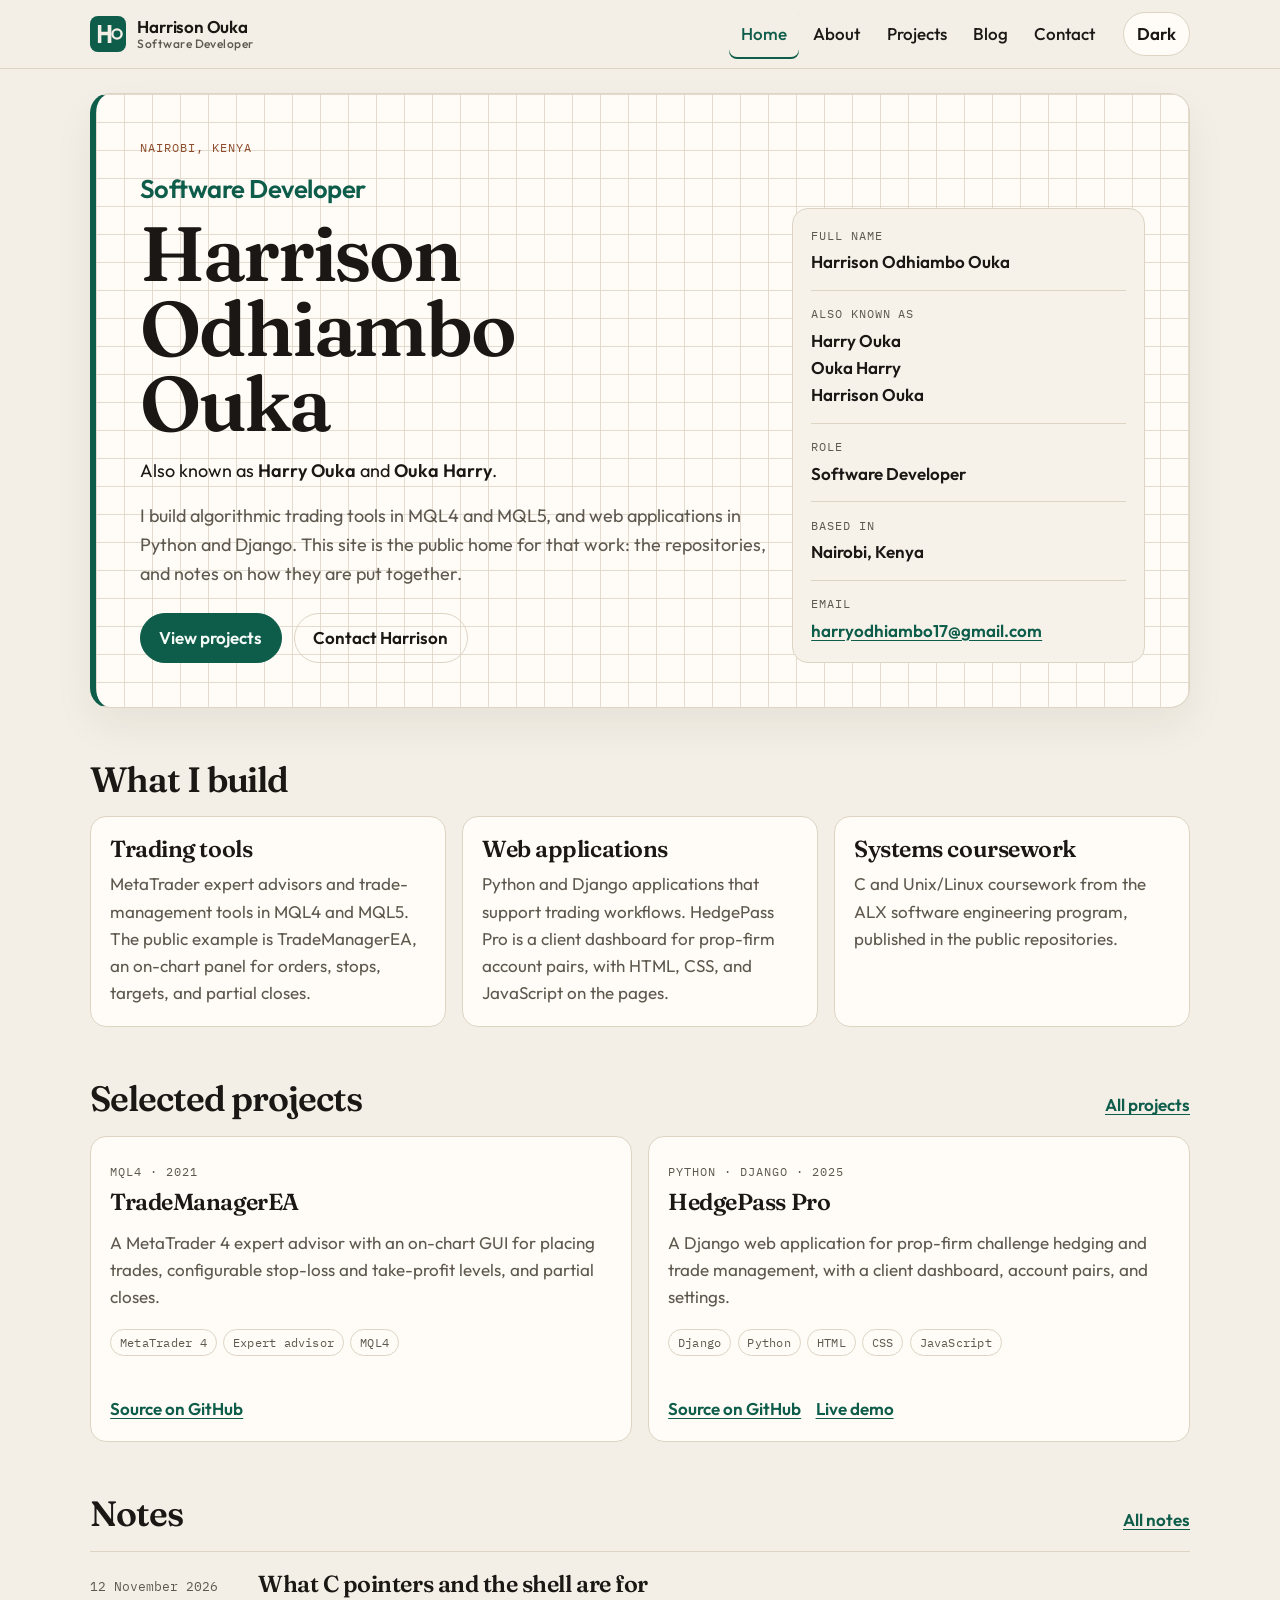
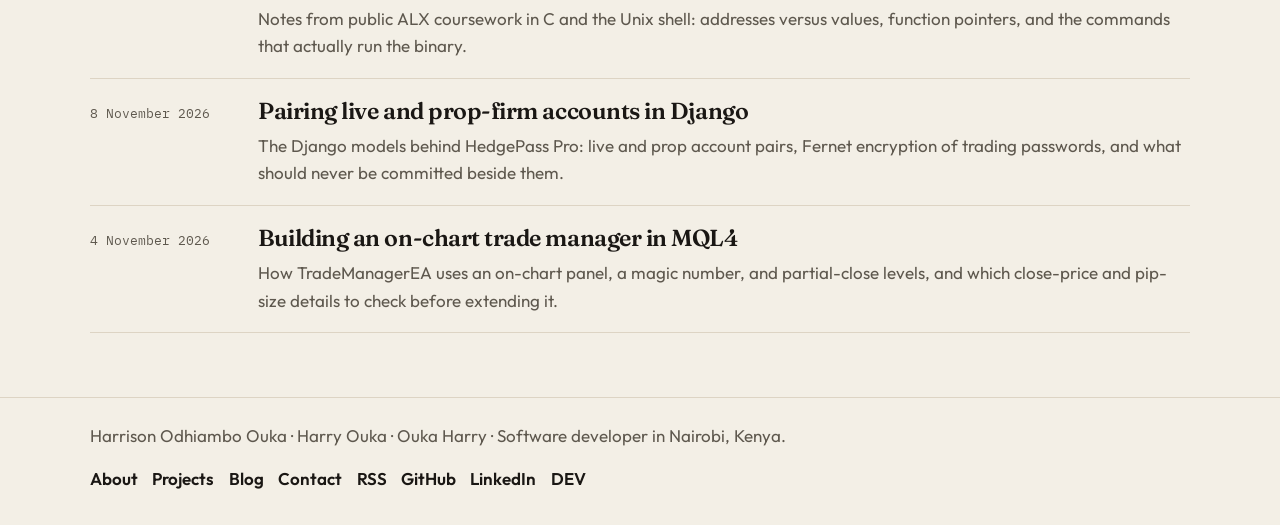
<file: index.html>
<!DOCTYPE html>
<html lang="en" class="no-js">
<head>
  <meta charset="utf-8" />
  <meta name="viewport" content="width=device-width, initial-scale=1" />
  <script>
    (function () {
      try {
        var stored = localStorage.getItem("theme");
        var theme = stored || (window.matchMedia("(prefers-color-scheme: dark)").matches ? "dark" : "light");
        document.documentElement.setAttribute("data-theme", theme);
      } catch (err) {
        document.documentElement.setAttribute("data-theme", "light");
      }
      document.documentElement.classList.remove("no-js");
      document.documentElement.classList.add("js");
    })();
  </script>
  <title>Harrison Odhiambo Ouka (Harry Ouka) · Software Developer</title>
  <meta name="description" content="Harrison Odhiambo Ouka, also known as Harry Ouka and Ouka Harry, is a software developer in Nairobi, Kenya. He builds MQL4/MQL5 trading tools and Python/Django web applications." />
  <meta name="author" content="Harrison Odhiambo Ouka" />
  <meta name="robots" content="index,follow,max-image-preview:large" />
  <meta name="theme-color" content="#f3efe6" />
  <link rel="canonical" href="https://oukaharry.github.io/" />
  <link rel="alternate" hreflang="en" href="https://oukaharry.github.io/" />
  <link rel="alternate" type="application/rss+xml" title="Harrison Odhiambo Ouka — RSS" href="https://oukaharry.github.io/feed.xml" />
  <link rel="alternate" type="application/atom+xml" title="Harrison Odhiambo Ouka — Atom" href="https://oukaharry.github.io/atom.xml" />
  <link rel="me" href="https://github.com/Oukaharry" />
  <link rel="me" href="https://www.linkedin.com/in/harrisonouka/" />
  <link rel="me" href="https://dev.to/harrisonouka" />
  <meta property="og:site_name" content="Harrison Odhiambo Ouka" />
  <meta property="og:locale" content="en_KE" />
  <meta property="og:type" content="website" />
  <meta property="og:title" content="Harrison Odhiambo Ouka (Harry Ouka) · Software Developer" />
  <meta property="og:description" content="Harrison Odhiambo Ouka, also known as Harry Ouka and Ouka Harry, is a software developer in Nairobi, Kenya. He builds MQL4/MQL5 trading tools and Python/Django web applications." />
  <meta property="og:url" content="https://oukaharry.github.io/" />
  <meta property="og:image" content="https://oukaharry.github.io/assets/og.png" />
  <meta property="og:image:width" content="1200" />
  <meta property="og:image:height" content="630" />
  <meta property="og:image:alt" content="Harrison Odhiambo Ouka, software developer in Nairobi, also known as Harry Ouka and Ouka Harry." />
  <meta name="twitter:card" content="summary_large_image" />
  <meta name="twitter:title" content="Harrison Odhiambo Ouka (Harry Ouka) · Software Developer" />
  <meta name="twitter:description" content="Harrison Odhiambo Ouka, also known as Harry Ouka and Ouka Harry, is a software developer in Nairobi, Kenya. He builds MQL4/MQL5 trading tools and Python/Django web applications." />
  <meta name="twitter:image" content="https://oukaharry.github.io/assets/og.png" />
  <meta name="twitter:image:alt" content="Harrison Odhiambo Ouka, software developer in Nairobi, also known as Harry Ouka and Ouka Harry." />
  <!-- Google Search Console token: /config/search-console.txt -->
  <meta name="google-site-verification" content="8lw6pYyqUgJvPbNAnO6JrAWLmzO_mtM9JjmYScOlRK0" />
  <link rel="icon" href="/assets/favicon.svg" type="image/svg+xml" />
  <link rel="icon" href="/assets/favicon-32.png" type="image/png" sizes="32x32" />
  <link rel="apple-touch-icon" href="/assets/apple-touch-icon.png" />
  <link rel="manifest" href="/site.webmanifest" />
  <link rel="stylesheet" href="/css/styles.css" />
  
  <script type="application/ld+json">
{
  "@context": "https://schema.org",
  "@graph": [
    {
      "@type": "Person",
      "@id": "https://oukaharry.github.io/#person",
      "name": "Harrison Odhiambo Ouka",
      "alternateName": [
        "Harry Ouka",
        "Ouka Harry",
        "Harrison Ouka"
      ],
      "jobTitle": "Software Developer",
      "url": "https://oukaharry.github.io/",
      "email": "harryodhiambo17@gmail.com",
      "image": "https://oukaharry.github.io/assets/og.png",
      "address": {
        "@type": "PostalAddress",
        "addressLocality": "Nairobi",
        "addressCountry": "KE"
      },
      "alumniOf": {
        "@type": "CollegeOrUniversity",
        "name": "The Catholic University of Eastern Africa"
      },
      "hasCredential": {
        "@type": "EducationalOccupationalCredential",
        "credentialCategory": "degree",
        "name": "BSc Computer Science",
        "description": "2017–2021",
        "recognizedBy": {
          "@type": "CollegeOrUniversity",
          "name": "The Catholic University of Eastern Africa"
        }
      },
      "worksFor": {
        "@type": "Organization",
        "name": "blueedgefinancial.com",
        "url": "https://blueedgefinancial.com/"
      },
      "hasOccupation": [
        {
          "@type": "Occupation",
          "name": "Software Developer",
          "description": "Software Developer at blueedgefinancial.com since September 2020"
        },
        {
          "@type": "Occupation",
          "name": "Foreign Exchange Consultant",
          "description": "Freelance"
        }
      ],
      "sameAs": [
        "https://github.com/Oukaharry",
        "https://www.linkedin.com/in/harrisonouka/",
        "https://dev.to/harrisonouka",
        "https://www.mql5.com/en/users/_mrharry",
        "https://www.mql5.com/en/users/_harrison"
      ]
    }
  ]
}
  </script>
</head>
<body>
  <a class="skip-link" href="#content">Skip to content</a>
  <header class="site-header">
    <div class="wrap header-inner">
      <a class="brand" href="/">
        <svg xmlns="http://www.w3.org/2000/svg" viewBox="0 0 64 64" role="img" aria-label="HO, initials of Harrison Odhiambo Ouka" width="36" height="36">
  <rect width="64" height="64" rx="14" fill="#0e5c4a"/>
  <path fill="#f4efe6" d="M14 16h6.2v12.2h11.2V16H38v32h-6.6V34.4H20.2V48H14V16z"/>
  <circle cx="48" cy="32" r="8.2" fill="none" stroke="#f4efe6" stroke-width="4.2"/>
</svg>
        <span class="brand-text">Harrison Ouka<small>Software Developer</small></span>
      </a>
      <button class="nav-toggle" type="button" data-nav-toggle aria-expanded="false" aria-controls="site-nav" aria-label="Open menu"><span class="menu-closed">Menu</span><span class="menu-open">Close</span></button>
      <nav class="site-nav" id="site-nav" data-nav aria-label="Primary">
        <a href="/" aria-current="page">Home</a>
        <a href="/about/">About</a>
        <a href="/projects/">Projects</a>
        <a href="/blog/">Blog</a>
        <a href="/contact/">Contact</a>
      </nav>
      <div class="header-actions">
        <button class="theme-toggle" type="button" data-theme-toggle aria-pressed="false" aria-label="Switch to dark theme">
          <span class="when-light">Dark</span>
          <span class="when-dark">Light</span>
        </button>
      </div>
    </div>
  </header>
  <main id="content" tabindex="-1">
    <div class="wrap">
      <section class="hero" aria-labelledby="home-title">
        <div>
          <p class="kicker">Nairobi, Kenya</p>
          <p class="headline">Software Developer</p>
          <h1 id="home-title">Harrison Odhiambo Ouka</h1>
          <p class="aliases">Also known as <strong>Harry Ouka</strong> and <strong>Ouka Harry</strong>.</p>
          <p class="lede">I build algorithmic trading tools in MQL4 and MQL5, and web applications in Python and Django. This site is the public home for that work: the repositories, and notes on how they are put together.</p>
          <div class="cta">
            <a class="button" href="/projects/">View projects</a>
            <a class="button button-ghost" href="/contact/">Contact Harrison</a>
          </div>
        </div>
        <aside class="id-card">
          <dl>
            <div><dt>Full name</dt><dd>Harrison Odhiambo Ouka</dd></div>
            <div><dt>Also known as</dt><dd>Harry Ouka<br />Ouka Harry<br />Harrison Ouka</dd></div>
            <div><dt>Role</dt><dd>Software Developer</dd></div>
            <div><dt>Based in</dt><dd>Nairobi, Kenya</dd></div>
            <div><dt>Email</dt><dd><a href="mailto:harryodhiambo17@gmail.com">harryodhiambo17@gmail.com</a></dd></div>
          </dl>
        </aside>
      </section>

      <section class="section" aria-labelledby="work-heading">
        <div class="section-head">
          <h2 id="work-heading">What I build</h2>
        </div>
        <div class="split">
          <article class="panel">
            <h3>Trading tools</h3>
            <p>MetaTrader expert advisors and trade-management tools in MQL4 and MQL5. The public example is TradeManagerEA, an on-chart panel for orders, stops, targets, and partial closes.</p>
          </article>
          <article class="panel">
            <h3>Web applications</h3>
            <p>Python and Django applications that support trading workflows. HedgePass Pro is a client dashboard for prop-firm account pairs, with HTML, CSS, and JavaScript on the pages.</p>
          </article>
          <article class="panel">
            <h3>Systems coursework</h3>
            <p>C and Unix/Linux coursework from the ALX software engineering program, published in the public repositories.</p>
          </article>
        </div>
      </section>

      <section class="section" aria-labelledby="projects-heading">
        <div class="section-head">
          <h2 id="projects-heading">Selected projects</h2>
          <a href="/projects/">All projects</a>
        </div>
        <div class="cards">
          <article class="project" id="trademanagerea">
      <p class="eyebrow">MQL4 · 2021</p>
      <h3><a href="https://github.com/Oukaharry/TradeManagerEA">TradeManagerEA</a></h3>
      <p>A MetaTrader 4 expert advisor with an on-chart GUI for placing trades, configurable stop-loss and take-profit levels, and partial closes.</p>
      <ul class="tags"><li>MetaTrader 4</li><li>Expert advisor</li><li>MQL4</li></ul>
      <p class="links"><a href="https://github.com/Oukaharry/TradeManagerEA">Source on GitHub</a></p>
    </article><article class="project" id="hedgepass-pro">
      <p class="eyebrow">Python · Django · 2025</p>
      <h3><a href="https://github.com/Oukaharry/hedgepass-pro">HedgePass Pro</a></h3>
      <p>A Django web application for prop-firm challenge hedging and trade management, with a client dashboard, account pairs, and settings.</p>
      <ul class="tags"><li>Django</li><li>Python</li><li>HTML</li><li>CSS</li><li>JavaScript</li></ul>
      <p class="links"><a href="https://github.com/Oukaharry/hedgepass-pro">Source on GitHub</a><a href="https://hedgepass-pro.vercel.app">Live demo</a></p>
    </article>
        </div>
      </section>

      <section class="section" aria-labelledby="notes-heading">
        <div class="section-head">
          <h2 id="notes-heading">Notes</h2>
          <a href="/blog/">All notes</a>
        </div>
        <ol class="post-list">
          <li>
          <time datetime="2026-11-12">12 November 2026</time>
          <div>
            <h3><a href="/blog/c-pointers-and-the-shell/">What C pointers and the shell are for</a></h3>
            <p>Notes from public ALX coursework in C and the Unix shell: addresses versus values, function pointers, and the commands that actually run the binary.</p>
          </div>
        </li><li>
          <time datetime="2026-11-08">8 November 2026</time>
          <div>
            <h3><a href="/blog/django-account-pairs/">Pairing live and prop-firm accounts in Django</a></h3>
            <p>The Django models behind HedgePass Pro: live and prop account pairs, Fernet encryption of trading passwords, and what should never be committed beside them.</p>
          </div>
        </li><li>
          <time datetime="2026-11-04">4 November 2026</time>
          <div>
            <h3><a href="/blog/on-chart-trade-manager-mql4/">Building an on-chart trade manager in MQL4</a></h3>
            <p>How TradeManagerEA uses an on-chart panel, a magic number, and partial-close levels, and which close-price and pip-size details to check before extending it.</p>
          </div>
        </li>
        </ol>
      </section>
    </div>
  </main>
  <footer class="site-footer">
    <div class="wrap footer-inner">
      <p>Harrison Odhiambo Ouka · Harry Ouka · Ouka Harry · Software developer in Nairobi, Kenya.</p>
      <nav class="footer-nav" aria-label="Footer">
        <a href="/about/">About</a>
        <a href="/projects/">Projects</a>
        <a href="/blog/">Blog</a>
        <a href="/contact/">Contact</a>
        <a href="/feed.xml">RSS</a>
        <a href="https://github.com/Oukaharry">GitHub</a>
        <a href="https://www.linkedin.com/in/harrisonouka/">LinkedIn</a>
        <a href="https://dev.to/harrisonouka">DEV</a>
      </nav>
    </div>
  </footer>
  <script src="/js/site.js"></script>
</body>
</html>
</file>
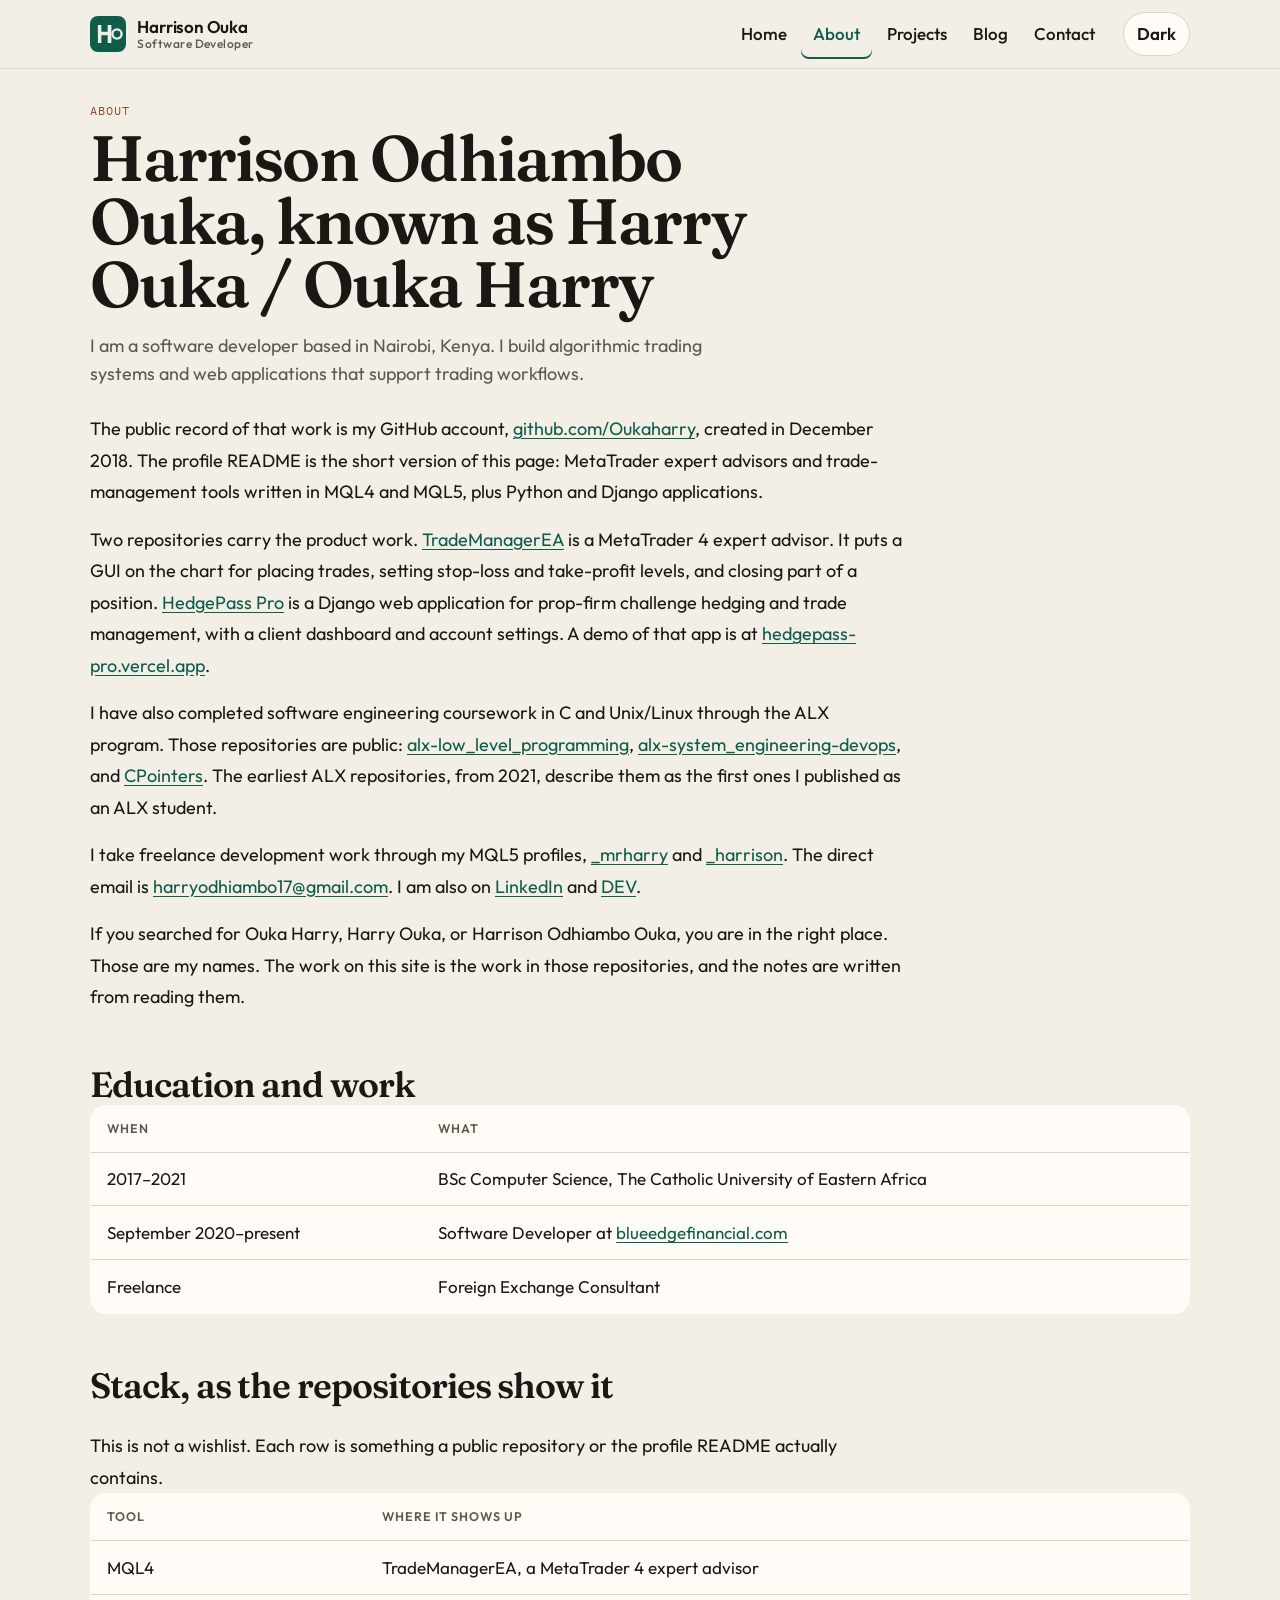
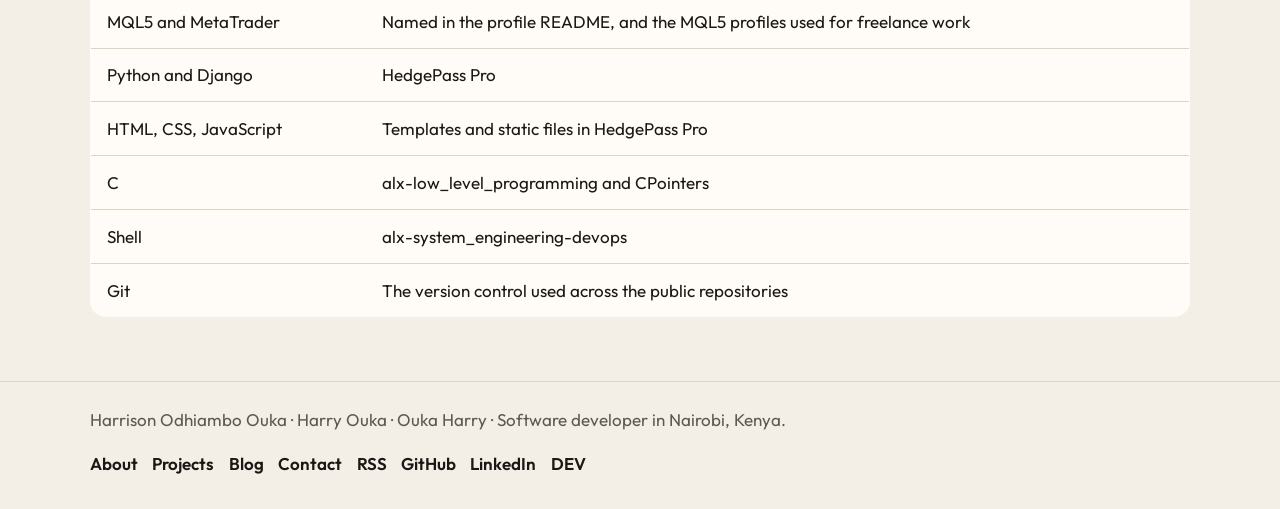
<file: about/index.html>
<!DOCTYPE html>
<html lang="en" class="no-js">
<head>
  <meta charset="utf-8" />
  <meta name="viewport" content="width=device-width, initial-scale=1" />
  <script>
    (function () {
      try {
        var stored = localStorage.getItem("theme");
        var theme = stored || (window.matchMedia("(prefers-color-scheme: dark)").matches ? "dark" : "light");
        document.documentElement.setAttribute("data-theme", theme);
      } catch (err) {
        document.documentElement.setAttribute("data-theme", "light");
      }
      document.documentElement.classList.remove("no-js");
      document.documentElement.classList.add("js");
    })();
  </script>
  <title>About Harrison Odhiambo Ouka · Software Developer</title>
  <meta name="description" content="About Harrison Odhiambo Ouka (Harry Ouka / Ouka Harry), a software developer in Nairobi. BSc Computer Science; software developer at blueedgefinancial.com since 2020." />
  <meta name="author" content="Harrison Odhiambo Ouka" />
  <meta name="robots" content="index,follow,max-image-preview:large" />
  <meta name="theme-color" content="#f3efe6" />
  <link rel="canonical" href="https://oukaharry.github.io/about/" />
  <link rel="alternate" hreflang="en" href="https://oukaharry.github.io/about/" />
  <link rel="alternate" type="application/rss+xml" title="Harrison Odhiambo Ouka — RSS" href="https://oukaharry.github.io/feed.xml" />
  <link rel="alternate" type="application/atom+xml" title="Harrison Odhiambo Ouka — Atom" href="https://oukaharry.github.io/atom.xml" />
  <link rel="me" href="https://github.com/Oukaharry" />
  <link rel="me" href="https://www.linkedin.com/in/harrisonouka/" />
  <link rel="me" href="https://dev.to/harrisonouka" />
  <meta property="og:site_name" content="Harrison Odhiambo Ouka" />
  <meta property="og:locale" content="en_KE" />
  <meta property="og:type" content="website" />
  <meta property="og:title" content="About Harrison Odhiambo Ouka · Software Developer" />
  <meta property="og:description" content="About Harrison Odhiambo Ouka (Harry Ouka / Ouka Harry), a software developer in Nairobi. BSc Computer Science; software developer at blueedgefinancial.com since 2020." />
  <meta property="og:url" content="https://oukaharry.github.io/about/" />
  <meta property="og:image" content="https://oukaharry.github.io/assets/og.png" />
  <meta property="og:image:width" content="1200" />
  <meta property="og:image:height" content="630" />
  <meta property="og:image:alt" content="Harrison Odhiambo Ouka, software developer in Nairobi, also known as Harry Ouka and Ouka Harry." />
  <meta name="twitter:card" content="summary_large_image" />
  <meta name="twitter:title" content="About Harrison Odhiambo Ouka · Software Developer" />
  <meta name="twitter:description" content="About Harrison Odhiambo Ouka (Harry Ouka / Ouka Harry), a software developer in Nairobi. BSc Computer Science; software developer at blueedgefinancial.com since 2020." />
  <meta name="twitter:image" content="https://oukaharry.github.io/assets/og.png" />
  <meta name="twitter:image:alt" content="Harrison Odhiambo Ouka, software developer in Nairobi, also known as Harry Ouka and Ouka Harry." />
  <!-- Google Search Console token: /config/search-console.txt -->
  <meta name="google-site-verification" content="8lw6pYyqUgJvPbNAnO6JrAWLmzO_mtM9JjmYScOlRK0" />
  <link rel="icon" href="/assets/favicon.svg" type="image/svg+xml" />
  <link rel="icon" href="/assets/favicon-32.png" type="image/png" sizes="32x32" />
  <link rel="apple-touch-icon" href="/assets/apple-touch-icon.png" />
  <link rel="manifest" href="/site.webmanifest" />
  <link rel="stylesheet" href="/css/styles.css" />
  
  <script type="application/ld+json">
{
  "@context": "https://schema.org",
  "@graph": [
    {
      "@type": "Person",
      "@id": "https://oukaharry.github.io/#person",
      "name": "Harrison Odhiambo Ouka",
      "alternateName": [
        "Harry Ouka",
        "Ouka Harry",
        "Harrison Ouka"
      ],
      "jobTitle": "Software Developer",
      "url": "https://oukaharry.github.io/",
      "email": "harryodhiambo17@gmail.com",
      "image": "https://oukaharry.github.io/assets/og.png",
      "address": {
        "@type": "PostalAddress",
        "addressLocality": "Nairobi",
        "addressCountry": "KE"
      },
      "alumniOf": {
        "@type": "CollegeOrUniversity",
        "name": "The Catholic University of Eastern Africa"
      },
      "hasCredential": {
        "@type": "EducationalOccupationalCredential",
        "credentialCategory": "degree",
        "name": "BSc Computer Science",
        "description": "2017–2021",
        "recognizedBy": {
          "@type": "CollegeOrUniversity",
          "name": "The Catholic University of Eastern Africa"
        }
      },
      "worksFor": {
        "@type": "Organization",
        "name": "blueedgefinancial.com",
        "url": "https://blueedgefinancial.com/"
      },
      "hasOccupation": [
        {
          "@type": "Occupation",
          "name": "Software Developer",
          "description": "Software Developer at blueedgefinancial.com since September 2020"
        },
        {
          "@type": "Occupation",
          "name": "Foreign Exchange Consultant",
          "description": "Freelance"
        }
      ],
      "sameAs": [
        "https://github.com/Oukaharry",
        "https://www.linkedin.com/in/harrisonouka/",
        "https://dev.to/harrisonouka",
        "https://www.mql5.com/en/users/_mrharry",
        "https://www.mql5.com/en/users/_harrison"
      ]
    }
  ]
}
  </script>
</head>
<body>
  <a class="skip-link" href="#content">Skip to content</a>
  <header class="site-header">
    <div class="wrap header-inner">
      <a class="brand" href="/">
        <svg xmlns="http://www.w3.org/2000/svg" viewBox="0 0 64 64" role="img" aria-label="HO, initials of Harrison Odhiambo Ouka" width="36" height="36">
  <rect width="64" height="64" rx="14" fill="#0e5c4a"/>
  <path fill="#f4efe6" d="M14 16h6.2v12.2h11.2V16H38v32h-6.6V34.4H20.2V48H14V16z"/>
  <circle cx="48" cy="32" r="8.2" fill="none" stroke="#f4efe6" stroke-width="4.2"/>
</svg>
        <span class="brand-text">Harrison Ouka<small>Software Developer</small></span>
      </a>
      <button class="nav-toggle" type="button" data-nav-toggle aria-expanded="false" aria-controls="site-nav" aria-label="Open menu"><span class="menu-closed">Menu</span><span class="menu-open">Close</span></button>
      <nav class="site-nav" id="site-nav" data-nav aria-label="Primary">
        <a href="/">Home</a>
        <a href="/about/" aria-current="page">About</a>
        <a href="/projects/">Projects</a>
        <a href="/blog/">Blog</a>
        <a href="/contact/">Contact</a>
      </nav>
      <div class="header-actions">
        <button class="theme-toggle" type="button" data-theme-toggle aria-pressed="false" aria-label="Switch to dark theme">
          <span class="when-light">Dark</span>
          <span class="when-dark">Light</span>
        </button>
      </div>
    </div>
  </header>
  <main id="content" tabindex="-1">
    <div class="wrap">
      <header class="page-intro">
        <p class="kicker">About</p>
        <h1>Harrison Odhiambo Ouka, known as Harry Ouka / Ouka Harry</h1>
        <p class="lede">I am a software developer based in Nairobi, Kenya. I build algorithmic trading systems and web applications that support trading workflows.</p>
      </header>
      <div class="prose">
        <p>The public record of that work is my GitHub account, <a href="https://github.com/Oukaharry">github.com/Oukaharry</a>, created in December 2018. The profile README is the short version of this page: MetaTrader expert advisors and trade-management tools written in MQL4 and MQL5, plus Python and Django applications.</p>
        <p>Two repositories carry the product work. <a href="https://github.com/Oukaharry/TradeManagerEA">TradeManagerEA</a> is a MetaTrader 4 expert advisor. It puts a GUI on the chart for placing trades, setting stop-loss and take-profit levels, and closing part of a position. <a href="https://github.com/Oukaharry/hedgepass-pro">HedgePass Pro</a> is a Django web application for prop-firm challenge hedging and trade management, with a client dashboard and account settings. A demo of that app is at <a href="https://hedgepass-pro.vercel.app">hedgepass-pro.vercel.app</a>.</p>
        <p>I have also completed software engineering coursework in C and Unix/Linux through the ALX program. Those repositories are public: <a href="https://github.com/Oukaharry/alx-low_level_programming">alx-low_level_programming</a>, <a href="https://github.com/Oukaharry/alx-system_engineering-devops">alx-system_engineering-devops</a>, and <a href="https://github.com/Oukaharry/CPointers">CPointers</a>. The earliest ALX repositories, from 2021, describe them as the first ones I published as an ALX student.</p>
        <p>I take freelance development work through my MQL5 profiles, <a href="https://www.mql5.com/en/users/_mrharry">_mrharry</a> and <a href="https://www.mql5.com/en/users/_harrison">_harrison</a>. The direct email is <a href="mailto:harryodhiambo17@gmail.com">harryodhiambo17@gmail.com</a>. I am also on <a href="https://www.linkedin.com/in/harrisonouka/">LinkedIn</a> and <a href="https://dev.to/harrisonouka">DEV</a>.</p>
        <p>If you searched for Ouka Harry, Harry Ouka, or Harrison Odhiambo Ouka, you are in the right place. Those are my names. The work on this site is the work in those repositories, and the notes are written from reading them.</p>
      </div>
      <section class="section" aria-labelledby="background-heading">
        <h2 id="background-heading">Education and work</h2>
        <table class="stack-table">
          <caption class="sr-only">Education and work of Harrison Odhiambo Ouka</caption>
          <thead>
            <tr><th scope="col">When</th><th scope="col">What</th></tr>
          </thead>
          <tbody>
            <tr>
              <td>2017–2021</td>
              <td>BSc Computer Science, The Catholic University of Eastern Africa</td>
            </tr>
            <tr>
              <td>September 2020–present</td>
              <td>Software Developer at <a href="https://blueedgefinancial.com/">blueedgefinancial.com</a></td>
            </tr>
            <tr>
              <td>Freelance</td>
              <td>Foreign Exchange Consultant</td>
            </tr>
          </tbody>
        </table>
      </section>
      <section class="section" aria-labelledby="stack-heading">
        <h2 id="stack-heading">Stack, as the repositories show it</h2>
        <div class="prose">
          <p>This is not a wishlist. Each row is something a public repository or the profile README actually contains.</p>
        </div>
        <table class="stack-table">
          <caption class="sr-only">Tools evidenced on the public GitHub profile and repositories of Harrison Odhiambo Ouka</caption>
          <thead>
            <tr><th scope="col">Tool</th><th scope="col">Where it shows up</th></tr>
          </thead>
          <tbody>
            <tr><td>MQL4</td><td>TradeManagerEA, a MetaTrader 4 expert advisor</td></tr>
            <tr><td>MQL5 and MetaTrader</td><td>Named in the profile README, and the MQL5 profiles used for freelance work</td></tr>
            <tr><td>Python and Django</td><td>HedgePass Pro</td></tr>
            <tr><td>HTML, CSS, JavaScript</td><td>Templates and static files in HedgePass Pro</td></tr>
            <tr><td>C</td><td>alx-low_level_programming and CPointers</td></tr>
            <tr><td>Shell</td><td>alx-system_engineering-devops</td></tr>
            <tr><td>Git</td><td>The version control used across the public repositories</td></tr>
          </tbody>
        </table>
      </section>
    </div>
  </main>
  <footer class="site-footer">
    <div class="wrap footer-inner">
      <p>Harrison Odhiambo Ouka · Harry Ouka · Ouka Harry · Software developer in Nairobi, Kenya.</p>
      <nav class="footer-nav" aria-label="Footer">
        <a href="/about/">About</a>
        <a href="/projects/">Projects</a>
        <a href="/blog/">Blog</a>
        <a href="/contact/">Contact</a>
        <a href="/feed.xml">RSS</a>
        <a href="https://github.com/Oukaharry">GitHub</a>
        <a href="https://www.linkedin.com/in/harrisonouka/">LinkedIn</a>
        <a href="https://dev.to/harrisonouka">DEV</a>
      </nav>
    </div>
  </footer>
  <script src="/js/site.js"></script>
</body>
</html>
</file>
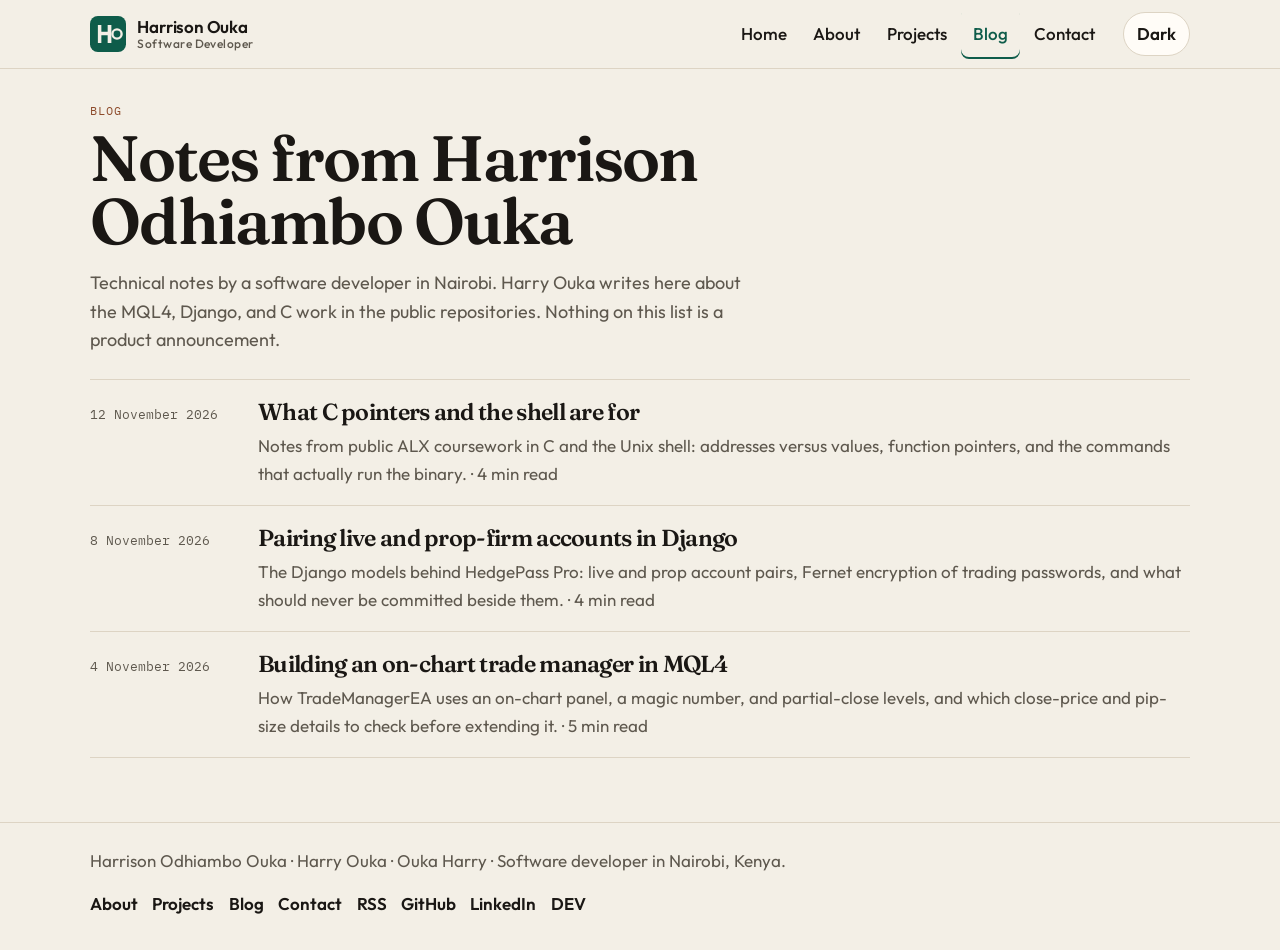
<file: blog/index.html>
<!DOCTYPE html>
<html lang="en" class="no-js">
<head>
  <meta charset="utf-8" />
  <meta name="viewport" content="width=device-width, initial-scale=1" />
  <script>
    (function () {
      try {
        var stored = localStorage.getItem("theme");
        var theme = stored || (window.matchMedia("(prefers-color-scheme: dark)").matches ? "dark" : "light");
        document.documentElement.setAttribute("data-theme", theme);
      } catch (err) {
        document.documentElement.setAttribute("data-theme", "light");
      }
      document.documentElement.classList.remove("no-js");
      document.documentElement.classList.add("js");
    })();
  </script>
  <title>Blog · Harry Ouka, Software Developer</title>
  <meta name="description" content="Technical notes by software developer Harrison Odhiambo Ouka (Ouka Harry) on MQL4 trade managers, Django account models, and C pointers." />
  <meta name="author" content="Harrison Odhiambo Ouka" />
  <meta name="robots" content="index,follow,max-image-preview:large" />
  <meta name="theme-color" content="#f3efe6" />
  <link rel="canonical" href="https://oukaharry.github.io/blog/" />
  <link rel="alternate" hreflang="en" href="https://oukaharry.github.io/blog/" />
  <link rel="alternate" type="application/rss+xml" title="Harrison Odhiambo Ouka — RSS" href="https://oukaharry.github.io/feed.xml" />
  <link rel="alternate" type="application/atom+xml" title="Harrison Odhiambo Ouka — Atom" href="https://oukaharry.github.io/atom.xml" />
  <link rel="me" href="https://github.com/Oukaharry" />
  <link rel="me" href="https://www.linkedin.com/in/harrisonouka/" />
  <link rel="me" href="https://dev.to/harrisonouka" />
  <meta property="og:site_name" content="Harrison Odhiambo Ouka" />
  <meta property="og:locale" content="en_KE" />
  <meta property="og:type" content="website" />
  <meta property="og:title" content="Blog · Harry Ouka, Software Developer" />
  <meta property="og:description" content="Technical notes by software developer Harrison Odhiambo Ouka (Ouka Harry) on MQL4 trade managers, Django account models, and C pointers." />
  <meta property="og:url" content="https://oukaharry.github.io/blog/" />
  <meta property="og:image" content="https://oukaharry.github.io/assets/og.png" />
  <meta property="og:image:width" content="1200" />
  <meta property="og:image:height" content="630" />
  <meta property="og:image:alt" content="Harrison Odhiambo Ouka, software developer in Nairobi, also known as Harry Ouka and Ouka Harry." />
  <meta name="twitter:card" content="summary_large_image" />
  <meta name="twitter:title" content="Blog · Harry Ouka, Software Developer" />
  <meta name="twitter:description" content="Technical notes by software developer Harrison Odhiambo Ouka (Ouka Harry) on MQL4 trade managers, Django account models, and C pointers." />
  <meta name="twitter:image" content="https://oukaharry.github.io/assets/og.png" />
  <meta name="twitter:image:alt" content="Harrison Odhiambo Ouka, software developer in Nairobi, also known as Harry Ouka and Ouka Harry." />
  <!-- Google Search Console token: /config/search-console.txt -->
  <meta name="google-site-verification" content="8lw6pYyqUgJvPbNAnO6JrAWLmzO_mtM9JjmYScOlRK0" />
  <link rel="icon" href="/assets/favicon.svg" type="image/svg+xml" />
  <link rel="icon" href="/assets/favicon-32.png" type="image/png" sizes="32x32" />
  <link rel="apple-touch-icon" href="/assets/apple-touch-icon.png" />
  <link rel="manifest" href="/site.webmanifest" />
  <link rel="stylesheet" href="/css/styles.css" />
  
  <script type="application/ld+json">
{
  "@context": "https://schema.org",
  "@graph": [
    {
      "@type": "Person",
      "@id": "https://oukaharry.github.io/#person",
      "name": "Harrison Odhiambo Ouka",
      "alternateName": [
        "Harry Ouka",
        "Ouka Harry",
        "Harrison Ouka"
      ],
      "jobTitle": "Software Developer",
      "url": "https://oukaharry.github.io/",
      "email": "harryodhiambo17@gmail.com",
      "image": "https://oukaharry.github.io/assets/og.png",
      "address": {
        "@type": "PostalAddress",
        "addressLocality": "Nairobi",
        "addressCountry": "KE"
      },
      "alumniOf": {
        "@type": "CollegeOrUniversity",
        "name": "The Catholic University of Eastern Africa"
      },
      "hasCredential": {
        "@type": "EducationalOccupationalCredential",
        "credentialCategory": "degree",
        "name": "BSc Computer Science",
        "description": "2017–2021",
        "recognizedBy": {
          "@type": "CollegeOrUniversity",
          "name": "The Catholic University of Eastern Africa"
        }
      },
      "worksFor": {
        "@type": "Organization",
        "name": "blueedgefinancial.com",
        "url": "https://blueedgefinancial.com/"
      },
      "hasOccupation": [
        {
          "@type": "Occupation",
          "name": "Software Developer",
          "description": "Software Developer at blueedgefinancial.com since September 2020"
        },
        {
          "@type": "Occupation",
          "name": "Foreign Exchange Consultant",
          "description": "Freelance"
        }
      ],
      "sameAs": [
        "https://github.com/Oukaharry",
        "https://www.linkedin.com/in/harrisonouka/",
        "https://dev.to/harrisonouka",
        "https://www.mql5.com/en/users/_mrharry",
        "https://www.mql5.com/en/users/_harrison"
      ]
    },
    {
      "@type": "Blog",
      "@id": "https://oukaharry.github.io/blog/#blog",
      "name": "Notes by Harrison Odhiambo Ouka",
      "description": "Technical notes by software developer Harrison Odhiambo Ouka.",
      "url": "https://oukaharry.github.io/blog/",
      "author": {
        "@id": "https://oukaharry.github.io/#person"
      },
      "blogPost": [
        {
          "@id": "https://oukaharry.github.io/blog/on-chart-trade-manager-mql4/#post"
        },
        {
          "@id": "https://oukaharry.github.io/blog/django-account-pairs/#post"
        },
        {
          "@id": "https://oukaharry.github.io/blog/c-pointers-and-the-shell/#post"
        }
      ]
    }
  ]
}
  </script>
</head>
<body>
  <a class="skip-link" href="#content">Skip to content</a>
  <header class="site-header">
    <div class="wrap header-inner">
      <a class="brand" href="/">
        <svg xmlns="http://www.w3.org/2000/svg" viewBox="0 0 64 64" role="img" aria-label="HO, initials of Harrison Odhiambo Ouka" width="36" height="36">
  <rect width="64" height="64" rx="14" fill="#0e5c4a"/>
  <path fill="#f4efe6" d="M14 16h6.2v12.2h11.2V16H38v32h-6.6V34.4H20.2V48H14V16z"/>
  <circle cx="48" cy="32" r="8.2" fill="none" stroke="#f4efe6" stroke-width="4.2"/>
</svg>
        <span class="brand-text">Harrison Ouka<small>Software Developer</small></span>
      </a>
      <button class="nav-toggle" type="button" data-nav-toggle aria-expanded="false" aria-controls="site-nav" aria-label="Open menu"><span class="menu-closed">Menu</span><span class="menu-open">Close</span></button>
      <nav class="site-nav" id="site-nav" data-nav aria-label="Primary">
        <a href="/">Home</a>
        <a href="/about/">About</a>
        <a href="/projects/">Projects</a>
        <a href="/blog/" aria-current="page">Blog</a>
        <a href="/contact/">Contact</a>
      </nav>
      <div class="header-actions">
        <button class="theme-toggle" type="button" data-theme-toggle aria-pressed="false" aria-label="Switch to dark theme">
          <span class="when-light">Dark</span>
          <span class="when-dark">Light</span>
        </button>
      </div>
    </div>
  </header>
  <main id="content" tabindex="-1">
    <div class="wrap">
      <header class="page-intro">
        <p class="kicker">Blog</p>
        <h1>Notes from Harrison Odhiambo Ouka</h1>
        <p class="lede">Technical notes by a software developer in Nairobi. Harry Ouka writes here about the MQL4, Django, and C work in the public repositories. Nothing on this list is a product announcement.</p>
      </header>
      <ol class="post-list" style="margin-top:1.5rem">
        <li>
          <time datetime="2026-11-12">12 November 2026</time>
          <div>
            <h2><a href="/blog/c-pointers-and-the-shell/">What C pointers and the shell are for</a></h2>
            <p>Notes from public ALX coursework in C and the Unix shell: addresses versus values, function pointers, and the commands that actually run the binary. · 4 min read</p>
          </div>
        </li><li>
          <time datetime="2026-11-08">8 November 2026</time>
          <div>
            <h2><a href="/blog/django-account-pairs/">Pairing live and prop-firm accounts in Django</a></h2>
            <p>The Django models behind HedgePass Pro: live and prop account pairs, Fernet encryption of trading passwords, and what should never be committed beside them. · 4 min read</p>
          </div>
        </li><li>
          <time datetime="2026-11-04">4 November 2026</time>
          <div>
            <h2><a href="/blog/on-chart-trade-manager-mql4/">Building an on-chart trade manager in MQL4</a></h2>
            <p>How TradeManagerEA uses an on-chart panel, a magic number, and partial-close levels, and which close-price and pip-size details to check before extending it. · 5 min read</p>
          </div>
        </li>
      </ol>
    </div>
  </main>
  <footer class="site-footer">
    <div class="wrap footer-inner">
      <p>Harrison Odhiambo Ouka · Harry Ouka · Ouka Harry · Software developer in Nairobi, Kenya.</p>
      <nav class="footer-nav" aria-label="Footer">
        <a href="/about/">About</a>
        <a href="/projects/">Projects</a>
        <a href="/blog/">Blog</a>
        <a href="/contact/">Contact</a>
        <a href="/feed.xml">RSS</a>
        <a href="https://github.com/Oukaharry">GitHub</a>
        <a href="https://www.linkedin.com/in/harrisonouka/">LinkedIn</a>
        <a href="https://dev.to/harrisonouka">DEV</a>
      </nav>
    </div>
  </footer>
  <script src="/js/site.js"></script>
</body>
</html>
</file>
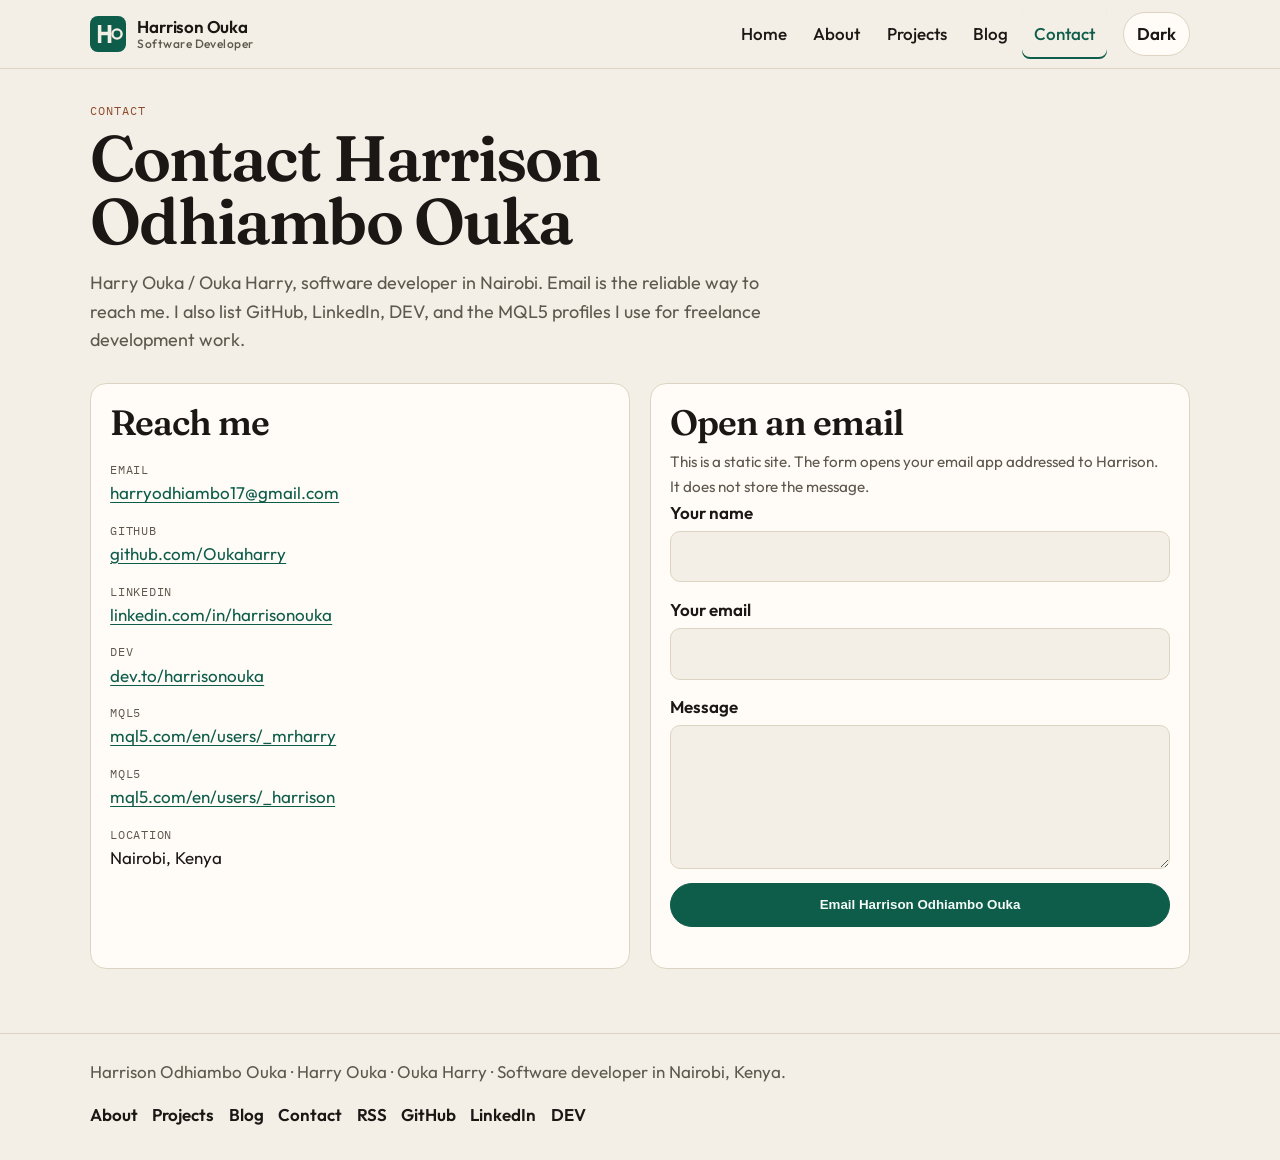
<file: contact/index.html>
<!DOCTYPE html>
<html lang="en" class="no-js">
<head>
  <meta charset="utf-8" />
  <meta name="viewport" content="width=device-width, initial-scale=1" />
  <script>
    (function () {
      try {
        var stored = localStorage.getItem("theme");
        var theme = stored || (window.matchMedia("(prefers-color-scheme: dark)").matches ? "dark" : "light");
        document.documentElement.setAttribute("data-theme", theme);
      } catch (err) {
        document.documentElement.setAttribute("data-theme", "light");
      }
      document.documentElement.classList.remove("no-js");
      document.documentElement.classList.add("js");
    })();
  </script>
  <title>Contact Harry Ouka · Software Developer</title>
  <meta name="description" content="Contact software developer Harrison Odhiambo Ouka (Harry Ouka / Ouka Harry) in Nairobi at harryodhiambo17@gmail.com." />
  <meta name="author" content="Harrison Odhiambo Ouka" />
  <meta name="robots" content="index,follow,max-image-preview:large" />
  <meta name="theme-color" content="#f3efe6" />
  <link rel="canonical" href="https://oukaharry.github.io/contact/" />
  <link rel="alternate" hreflang="en" href="https://oukaharry.github.io/contact/" />
  <link rel="alternate" type="application/rss+xml" title="Harrison Odhiambo Ouka — RSS" href="https://oukaharry.github.io/feed.xml" />
  <link rel="alternate" type="application/atom+xml" title="Harrison Odhiambo Ouka — Atom" href="https://oukaharry.github.io/atom.xml" />
  <link rel="me" href="https://github.com/Oukaharry" />
  <link rel="me" href="https://www.linkedin.com/in/harrisonouka/" />
  <link rel="me" href="https://dev.to/harrisonouka" />
  <meta property="og:site_name" content="Harrison Odhiambo Ouka" />
  <meta property="og:locale" content="en_KE" />
  <meta property="og:type" content="website" />
  <meta property="og:title" content="Contact Harry Ouka · Software Developer" />
  <meta property="og:description" content="Contact software developer Harrison Odhiambo Ouka (Harry Ouka / Ouka Harry) in Nairobi at harryodhiambo17@gmail.com." />
  <meta property="og:url" content="https://oukaharry.github.io/contact/" />
  <meta property="og:image" content="https://oukaharry.github.io/assets/og.png" />
  <meta property="og:image:width" content="1200" />
  <meta property="og:image:height" content="630" />
  <meta property="og:image:alt" content="Harrison Odhiambo Ouka, software developer in Nairobi, also known as Harry Ouka and Ouka Harry." />
  <meta name="twitter:card" content="summary_large_image" />
  <meta name="twitter:title" content="Contact Harry Ouka · Software Developer" />
  <meta name="twitter:description" content="Contact software developer Harrison Odhiambo Ouka (Harry Ouka / Ouka Harry) in Nairobi at harryodhiambo17@gmail.com." />
  <meta name="twitter:image" content="https://oukaharry.github.io/assets/og.png" />
  <meta name="twitter:image:alt" content="Harrison Odhiambo Ouka, software developer in Nairobi, also known as Harry Ouka and Ouka Harry." />
  <!-- Google Search Console token: /config/search-console.txt -->
  <meta name="google-site-verification" content="8lw6pYyqUgJvPbNAnO6JrAWLmzO_mtM9JjmYScOlRK0" />
  <link rel="icon" href="/assets/favicon.svg" type="image/svg+xml" />
  <link rel="icon" href="/assets/favicon-32.png" type="image/png" sizes="32x32" />
  <link rel="apple-touch-icon" href="/assets/apple-touch-icon.png" />
  <link rel="manifest" href="/site.webmanifest" />
  <link rel="stylesheet" href="/css/styles.css" />
  
  <script type="application/ld+json">
{
  "@context": "https://schema.org",
  "@graph": [
    {
      "@type": "Person",
      "@id": "https://oukaharry.github.io/#person",
      "name": "Harrison Odhiambo Ouka",
      "alternateName": [
        "Harry Ouka",
        "Ouka Harry",
        "Harrison Ouka"
      ],
      "jobTitle": "Software Developer",
      "url": "https://oukaharry.github.io/",
      "email": "harryodhiambo17@gmail.com",
      "image": "https://oukaharry.github.io/assets/og.png",
      "address": {
        "@type": "PostalAddress",
        "addressLocality": "Nairobi",
        "addressCountry": "KE"
      },
      "alumniOf": {
        "@type": "CollegeOrUniversity",
        "name": "The Catholic University of Eastern Africa"
      },
      "hasCredential": {
        "@type": "EducationalOccupationalCredential",
        "credentialCategory": "degree",
        "name": "BSc Computer Science",
        "description": "2017–2021",
        "recognizedBy": {
          "@type": "CollegeOrUniversity",
          "name": "The Catholic University of Eastern Africa"
        }
      },
      "worksFor": {
        "@type": "Organization",
        "name": "blueedgefinancial.com",
        "url": "https://blueedgefinancial.com/"
      },
      "hasOccupation": [
        {
          "@type": "Occupation",
          "name": "Software Developer",
          "description": "Software Developer at blueedgefinancial.com since September 2020"
        },
        {
          "@type": "Occupation",
          "name": "Foreign Exchange Consultant",
          "description": "Freelance"
        }
      ],
      "sameAs": [
        "https://github.com/Oukaharry",
        "https://www.linkedin.com/in/harrisonouka/",
        "https://dev.to/harrisonouka",
        "https://www.mql5.com/en/users/_mrharry",
        "https://www.mql5.com/en/users/_harrison"
      ]
    }
  ]
}
  </script>
</head>
<body>
  <a class="skip-link" href="#content">Skip to content</a>
  <header class="site-header">
    <div class="wrap header-inner">
      <a class="brand" href="/">
        <svg xmlns="http://www.w3.org/2000/svg" viewBox="0 0 64 64" role="img" aria-label="HO, initials of Harrison Odhiambo Ouka" width="36" height="36">
  <rect width="64" height="64" rx="14" fill="#0e5c4a"/>
  <path fill="#f4efe6" d="M14 16h6.2v12.2h11.2V16H38v32h-6.6V34.4H20.2V48H14V16z"/>
  <circle cx="48" cy="32" r="8.2" fill="none" stroke="#f4efe6" stroke-width="4.2"/>
</svg>
        <span class="brand-text">Harrison Ouka<small>Software Developer</small></span>
      </a>
      <button class="nav-toggle" type="button" data-nav-toggle aria-expanded="false" aria-controls="site-nav" aria-label="Open menu"><span class="menu-closed">Menu</span><span class="menu-open">Close</span></button>
      <nav class="site-nav" id="site-nav" data-nav aria-label="Primary">
        <a href="/">Home</a>
        <a href="/about/">About</a>
        <a href="/projects/">Projects</a>
        <a href="/blog/">Blog</a>
        <a href="/contact/" aria-current="page">Contact</a>
      </nav>
      <div class="header-actions">
        <button class="theme-toggle" type="button" data-theme-toggle aria-pressed="false" aria-label="Switch to dark theme">
          <span class="when-light">Dark</span>
          <span class="when-dark">Light</span>
        </button>
      </div>
    </div>
  </header>
  <main id="content" tabindex="-1">
    <div class="wrap">
      <header class="page-intro">
        <p class="kicker">Contact</p>
        <h1>Contact Harrison Odhiambo Ouka</h1>
        <p class="lede">Harry Ouka / Ouka Harry, software developer in Nairobi. Email is the reliable way to reach me. I also list GitHub, LinkedIn, DEV, and the MQL5 profiles I use for freelance development work.</p>
      </header>
      <div class="contact-grid">
        <section class="panel" aria-labelledby="reach-heading">
          <h2 id="reach-heading">Reach me</h2>
          <ul class="contact-list">
            <li><span>Email</span><a href="mailto:harryodhiambo17@gmail.com">harryodhiambo17@gmail.com</a></li>
            <li><span>GitHub</span><a href="https://github.com/Oukaharry">github.com/Oukaharry</a></li>
            <li><span>LinkedIn</span><a href="https://www.linkedin.com/in/harrisonouka/">linkedin.com/in/harrisonouka</a></li>
            <li><span>DEV</span><a href="https://dev.to/harrisonouka">dev.to/harrisonouka</a></li>
            <li><span>MQL5</span><a href="https://www.mql5.com/en/users/_mrharry">mql5.com/en/users/_mrharry</a></li>
            <li><span>MQL5</span><a href="https://www.mql5.com/en/users/_harrison">mql5.com/en/users/_harrison</a></li>
            <li><span>Location</span>Nairobi, Kenya</li>
          </ul>
        </section>
        <section class="panel" aria-labelledby="form-heading">
          <h2 id="form-heading">Open an email</h2>
          <p class="form-note">This is a static site. The form opens your email app addressed to Harrison. It does not store the message.</p>
          <form id="contact-form">
            <label for="name">Your name
              <input id="name" name="name" type="text" autocomplete="name" required />
            </label>
            <label for="email">Your email
              <input id="email" name="email" type="email" autocomplete="email" required />
            </label>
            <label for="message">Message
              <textarea id="message" name="message" required></textarea>
            </label>
            <button class="button" type="submit">Email Harrison Odhiambo Ouka</button>
            <p id="form-status" role="status"></p>
          </form>
        </section>
      </div>
    </div>
  </main>
  <footer class="site-footer">
    <div class="wrap footer-inner">
      <p>Harrison Odhiambo Ouka · Harry Ouka · Ouka Harry · Software developer in Nairobi, Kenya.</p>
      <nav class="footer-nav" aria-label="Footer">
        <a href="/about/">About</a>
        <a href="/projects/">Projects</a>
        <a href="/blog/">Blog</a>
        <a href="/contact/">Contact</a>
        <a href="/feed.xml">RSS</a>
        <a href="https://github.com/Oukaharry">GitHub</a>
        <a href="https://www.linkedin.com/in/harrisonouka/">LinkedIn</a>
        <a href="https://dev.to/harrisonouka">DEV</a>
      </nav>
    </div>
  </footer>
  <script src="/js/site.js"></script>
</body>
</html>
</file>
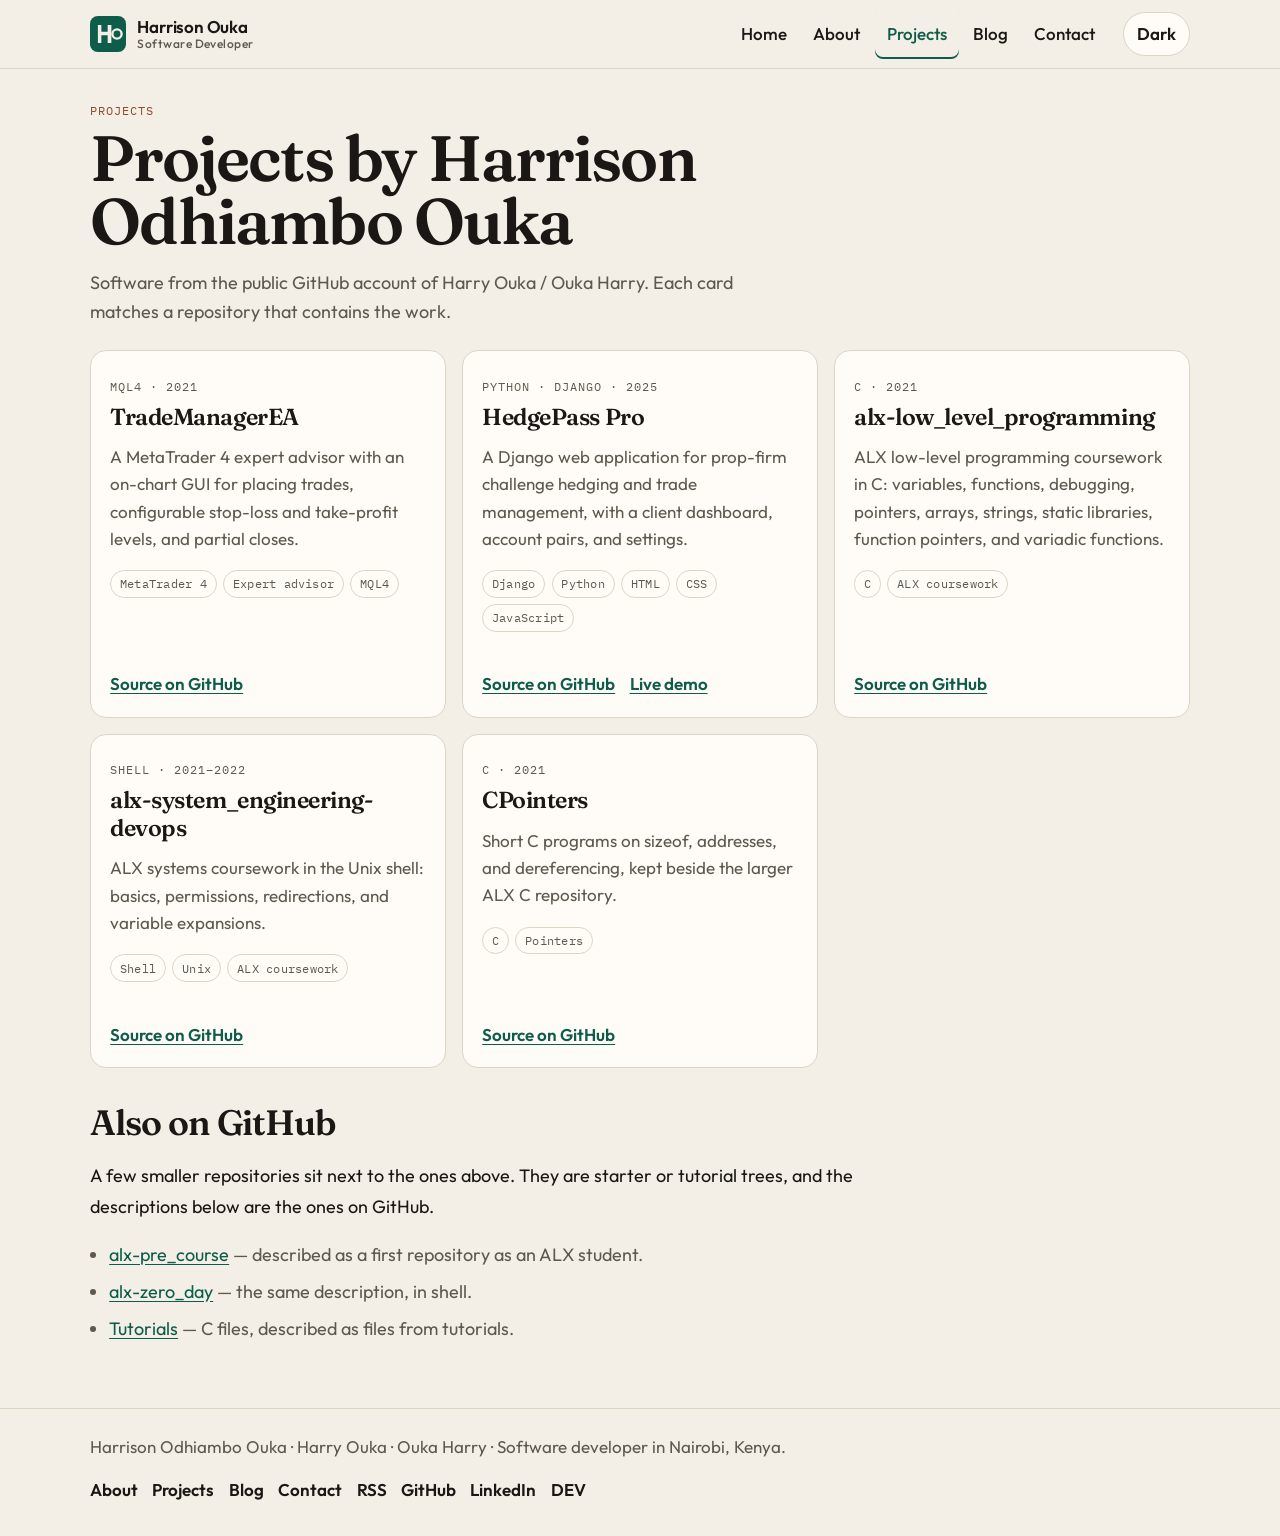
<file: projects/index.html>
<!DOCTYPE html>
<html lang="en" class="no-js">
<head>
  <meta charset="utf-8" />
  <meta name="viewport" content="width=device-width, initial-scale=1" />
  <script>
    (function () {
      try {
        var stored = localStorage.getItem("theme");
        var theme = stored || (window.matchMedia("(prefers-color-scheme: dark)").matches ? "dark" : "light");
        document.documentElement.setAttribute("data-theme", theme);
      } catch (err) {
        document.documentElement.setAttribute("data-theme", "light");
      }
      document.documentElement.classList.remove("no-js");
      document.documentElement.classList.add("js");
    })();
  </script>
  <title>Projects by Ouka Harry · Software Developer</title>
  <meta name="description" content="Software projects by Harrison Odhiambo Ouka (Harry Ouka): TradeManagerEA for MetaTrader 4, the Django app HedgePass Pro, and ALX C and shell coursework." />
  <meta name="author" content="Harrison Odhiambo Ouka" />
  <meta name="robots" content="index,follow,max-image-preview:large" />
  <meta name="theme-color" content="#f3efe6" />
  <link rel="canonical" href="https://oukaharry.github.io/projects/" />
  <link rel="alternate" hreflang="en" href="https://oukaharry.github.io/projects/" />
  <link rel="alternate" type="application/rss+xml" title="Harrison Odhiambo Ouka — RSS" href="https://oukaharry.github.io/feed.xml" />
  <link rel="alternate" type="application/atom+xml" title="Harrison Odhiambo Ouka — Atom" href="https://oukaharry.github.io/atom.xml" />
  <link rel="me" href="https://github.com/Oukaharry" />
  <link rel="me" href="https://www.linkedin.com/in/harrisonouka/" />
  <link rel="me" href="https://dev.to/harrisonouka" />
  <meta property="og:site_name" content="Harrison Odhiambo Ouka" />
  <meta property="og:locale" content="en_KE" />
  <meta property="og:type" content="website" />
  <meta property="og:title" content="Projects by Ouka Harry · Software Developer" />
  <meta property="og:description" content="Software projects by Harrison Odhiambo Ouka (Harry Ouka): TradeManagerEA for MetaTrader 4, the Django app HedgePass Pro, and ALX C and shell coursework." />
  <meta property="og:url" content="https://oukaharry.github.io/projects/" />
  <meta property="og:image" content="https://oukaharry.github.io/assets/og.png" />
  <meta property="og:image:width" content="1200" />
  <meta property="og:image:height" content="630" />
  <meta property="og:image:alt" content="Harrison Odhiambo Ouka, software developer in Nairobi, also known as Harry Ouka and Ouka Harry." />
  <meta name="twitter:card" content="summary_large_image" />
  <meta name="twitter:title" content="Projects by Ouka Harry · Software Developer" />
  <meta name="twitter:description" content="Software projects by Harrison Odhiambo Ouka (Harry Ouka): TradeManagerEA for MetaTrader 4, the Django app HedgePass Pro, and ALX C and shell coursework." />
  <meta name="twitter:image" content="https://oukaharry.github.io/assets/og.png" />
  <meta name="twitter:image:alt" content="Harrison Odhiambo Ouka, software developer in Nairobi, also known as Harry Ouka and Ouka Harry." />
  <!-- Google Search Console token: /config/search-console.txt -->
  <meta name="google-site-verification" content="8lw6pYyqUgJvPbNAnO6JrAWLmzO_mtM9JjmYScOlRK0" />
  <link rel="icon" href="/assets/favicon.svg" type="image/svg+xml" />
  <link rel="icon" href="/assets/favicon-32.png" type="image/png" sizes="32x32" />
  <link rel="apple-touch-icon" href="/assets/apple-touch-icon.png" />
  <link rel="manifest" href="/site.webmanifest" />
  <link rel="stylesheet" href="/css/styles.css" />
  
  <script type="application/ld+json">
{
  "@context": "https://schema.org",
  "@graph": [
    {
      "@type": "Person",
      "@id": "https://oukaharry.github.io/#person",
      "name": "Harrison Odhiambo Ouka",
      "alternateName": [
        "Harry Ouka",
        "Ouka Harry",
        "Harrison Ouka"
      ],
      "jobTitle": "Software Developer",
      "url": "https://oukaharry.github.io/",
      "email": "harryodhiambo17@gmail.com",
      "image": "https://oukaharry.github.io/assets/og.png",
      "address": {
        "@type": "PostalAddress",
        "addressLocality": "Nairobi",
        "addressCountry": "KE"
      },
      "alumniOf": {
        "@type": "CollegeOrUniversity",
        "name": "The Catholic University of Eastern Africa"
      },
      "hasCredential": {
        "@type": "EducationalOccupationalCredential",
        "credentialCategory": "degree",
        "name": "BSc Computer Science",
        "description": "2017–2021",
        "recognizedBy": {
          "@type": "CollegeOrUniversity",
          "name": "The Catholic University of Eastern Africa"
        }
      },
      "worksFor": {
        "@type": "Organization",
        "name": "blueedgefinancial.com",
        "url": "https://blueedgefinancial.com/"
      },
      "hasOccupation": [
        {
          "@type": "Occupation",
          "name": "Software Developer",
          "description": "Software Developer at blueedgefinancial.com since September 2020"
        },
        {
          "@type": "Occupation",
          "name": "Foreign Exchange Consultant",
          "description": "Freelance"
        }
      ],
      "sameAs": [
        "https://github.com/Oukaharry",
        "https://www.linkedin.com/in/harrisonouka/",
        "https://dev.to/harrisonouka",
        "https://www.mql5.com/en/users/_mrharry",
        "https://www.mql5.com/en/users/_harrison"
      ]
    }
  ]
}
  </script>
</head>
<body>
  <a class="skip-link" href="#content">Skip to content</a>
  <header class="site-header">
    <div class="wrap header-inner">
      <a class="brand" href="/">
        <svg xmlns="http://www.w3.org/2000/svg" viewBox="0 0 64 64" role="img" aria-label="HO, initials of Harrison Odhiambo Ouka" width="36" height="36">
  <rect width="64" height="64" rx="14" fill="#0e5c4a"/>
  <path fill="#f4efe6" d="M14 16h6.2v12.2h11.2V16H38v32h-6.6V34.4H20.2V48H14V16z"/>
  <circle cx="48" cy="32" r="8.2" fill="none" stroke="#f4efe6" stroke-width="4.2"/>
</svg>
        <span class="brand-text">Harrison Ouka<small>Software Developer</small></span>
      </a>
      <button class="nav-toggle" type="button" data-nav-toggle aria-expanded="false" aria-controls="site-nav" aria-label="Open menu"><span class="menu-closed">Menu</span><span class="menu-open">Close</span></button>
      <nav class="site-nav" id="site-nav" data-nav aria-label="Primary">
        <a href="/">Home</a>
        <a href="/about/">About</a>
        <a href="/projects/" aria-current="page">Projects</a>
        <a href="/blog/">Blog</a>
        <a href="/contact/">Contact</a>
      </nav>
      <div class="header-actions">
        <button class="theme-toggle" type="button" data-theme-toggle aria-pressed="false" aria-label="Switch to dark theme">
          <span class="when-light">Dark</span>
          <span class="when-dark">Light</span>
        </button>
      </div>
    </div>
  </header>
  <main id="content" tabindex="-1">
    <div class="wrap">
      <header class="page-intro">
        <p class="kicker">Projects</p>
        <h1>Projects by Harrison Odhiambo Ouka</h1>
        <p class="lede">Software from the public GitHub account of Harry Ouka / Ouka Harry. Each card matches a repository that contains the work.</p>
      </header>
      <div class="cards" style="margin-top:1.5rem">
        <article class="project" id="trademanagerea">
      <p class="eyebrow">MQL4 · 2021</p>
      <h3><a href="https://github.com/Oukaharry/TradeManagerEA">TradeManagerEA</a></h3>
      <p>A MetaTrader 4 expert advisor with an on-chart GUI for placing trades, configurable stop-loss and take-profit levels, and partial closes.</p>
      <ul class="tags"><li>MetaTrader 4</li><li>Expert advisor</li><li>MQL4</li></ul>
      <p class="links"><a href="https://github.com/Oukaharry/TradeManagerEA">Source on GitHub</a></p>
    </article><article class="project" id="hedgepass-pro">
      <p class="eyebrow">Python · Django · 2025</p>
      <h3><a href="https://github.com/Oukaharry/hedgepass-pro">HedgePass Pro</a></h3>
      <p>A Django web application for prop-firm challenge hedging and trade management, with a client dashboard, account pairs, and settings.</p>
      <ul class="tags"><li>Django</li><li>Python</li><li>HTML</li><li>CSS</li><li>JavaScript</li></ul>
      <p class="links"><a href="https://github.com/Oukaharry/hedgepass-pro">Source on GitHub</a><a href="https://hedgepass-pro.vercel.app">Live demo</a></p>
    </article><article class="project" id="alx-c">
      <p class="eyebrow">C · 2021</p>
      <h3><a href="https://github.com/Oukaharry/alx-low_level_programming">alx-low_level_programming</a></h3>
      <p>ALX low-level programming coursework in C: variables, functions, debugging, pointers, arrays, strings, static libraries, function pointers, and variadic functions.</p>
      <ul class="tags"><li>C</li><li>ALX coursework</li></ul>
      <p class="links"><a href="https://github.com/Oukaharry/alx-low_level_programming">Source on GitHub</a></p>
    </article><article class="project" id="alx-shell">
      <p class="eyebrow">Shell · 2021–2022</p>
      <h3><a href="https://github.com/Oukaharry/alx-system_engineering-devops">alx-system_engineering-devops</a></h3>
      <p>ALX systems coursework in the Unix shell: basics, permissions, redirections, and variable expansions.</p>
      <ul class="tags"><li>Shell</li><li>Unix</li><li>ALX coursework</li></ul>
      <p class="links"><a href="https://github.com/Oukaharry/alx-system_engineering-devops">Source on GitHub</a></p>
    </article><article class="project" id="cpointers">
      <p class="eyebrow">C · 2021</p>
      <h3><a href="https://github.com/Oukaharry/CPointers">CPointers</a></h3>
      <p>Short C programs on sizeof, addresses, and dereferencing, kept beside the larger ALX C repository.</p>
      <ul class="tags"><li>C</li><li>Pointers</li></ul>
      <p class="links"><a href="https://github.com/Oukaharry/CPointers">Source on GitHub</a></p>
    </article>
      </div>
      <section class="section prose">
        <h2>Also on GitHub</h2>
        <p>A few smaller repositories sit next to the ones above. They are starter or tutorial trees, and the descriptions below are the ones on GitHub.</p>
        <ul class="also-list">
          <li><a href="https://github.com/Oukaharry/alx-pre_course">alx-pre_course</a> — described as a first repository as an ALX student.</li>
          <li><a href="https://github.com/Oukaharry/alx-zero_day">alx-zero_day</a> — the same description, in shell.</li>
          <li><a href="https://github.com/Oukaharry/Tutorials">Tutorials</a> — C files, described as files from tutorials.</li>
        </ul>
      </section>
    </div>
  </main>
  <footer class="site-footer">
    <div class="wrap footer-inner">
      <p>Harrison Odhiambo Ouka · Harry Ouka · Ouka Harry · Software developer in Nairobi, Kenya.</p>
      <nav class="footer-nav" aria-label="Footer">
        <a href="/about/">About</a>
        <a href="/projects/">Projects</a>
        <a href="/blog/">Blog</a>
        <a href="/contact/">Contact</a>
        <a href="/feed.xml">RSS</a>
        <a href="https://github.com/Oukaharry">GitHub</a>
        <a href="https://www.linkedin.com/in/harrisonouka/">LinkedIn</a>
        <a href="https://dev.to/harrisonouka">DEV</a>
      </nav>
    </div>
  </footer>
  <script src="/js/site.js"></script>
</body>
</html>
</file>
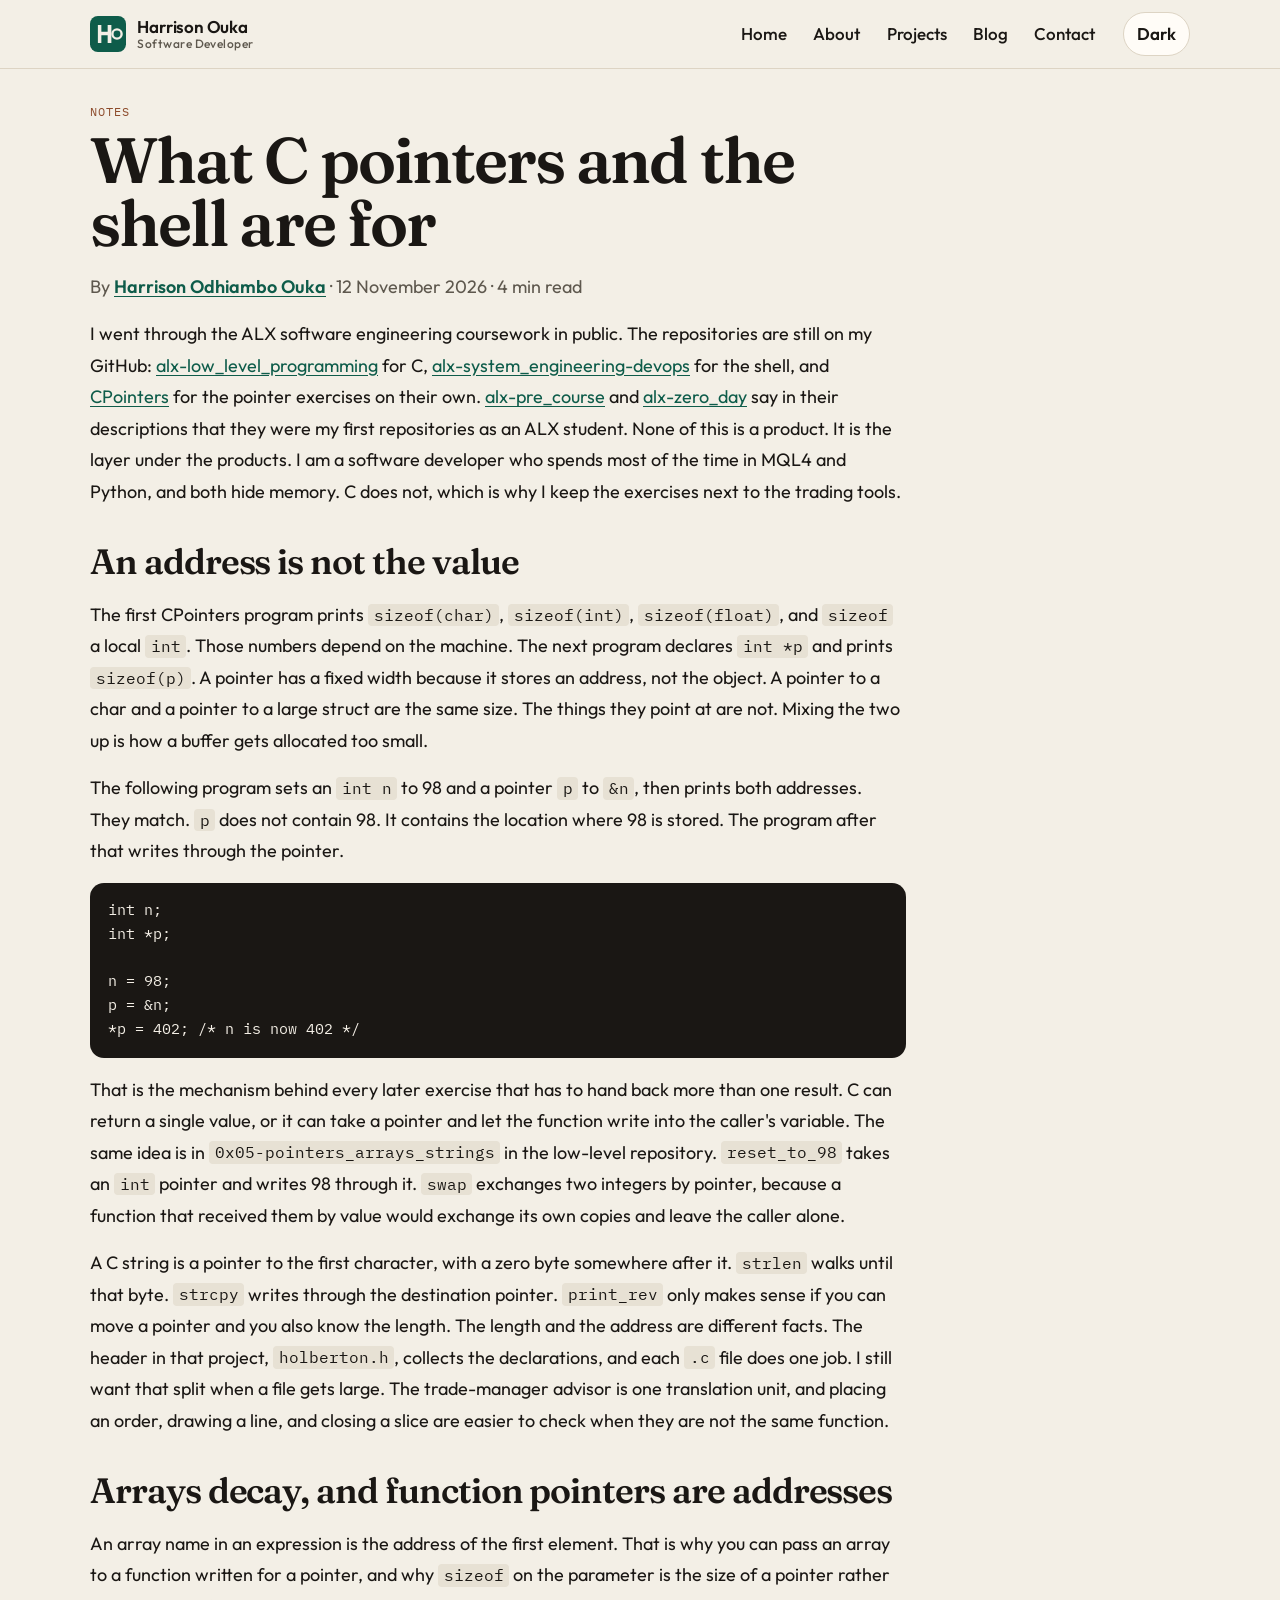
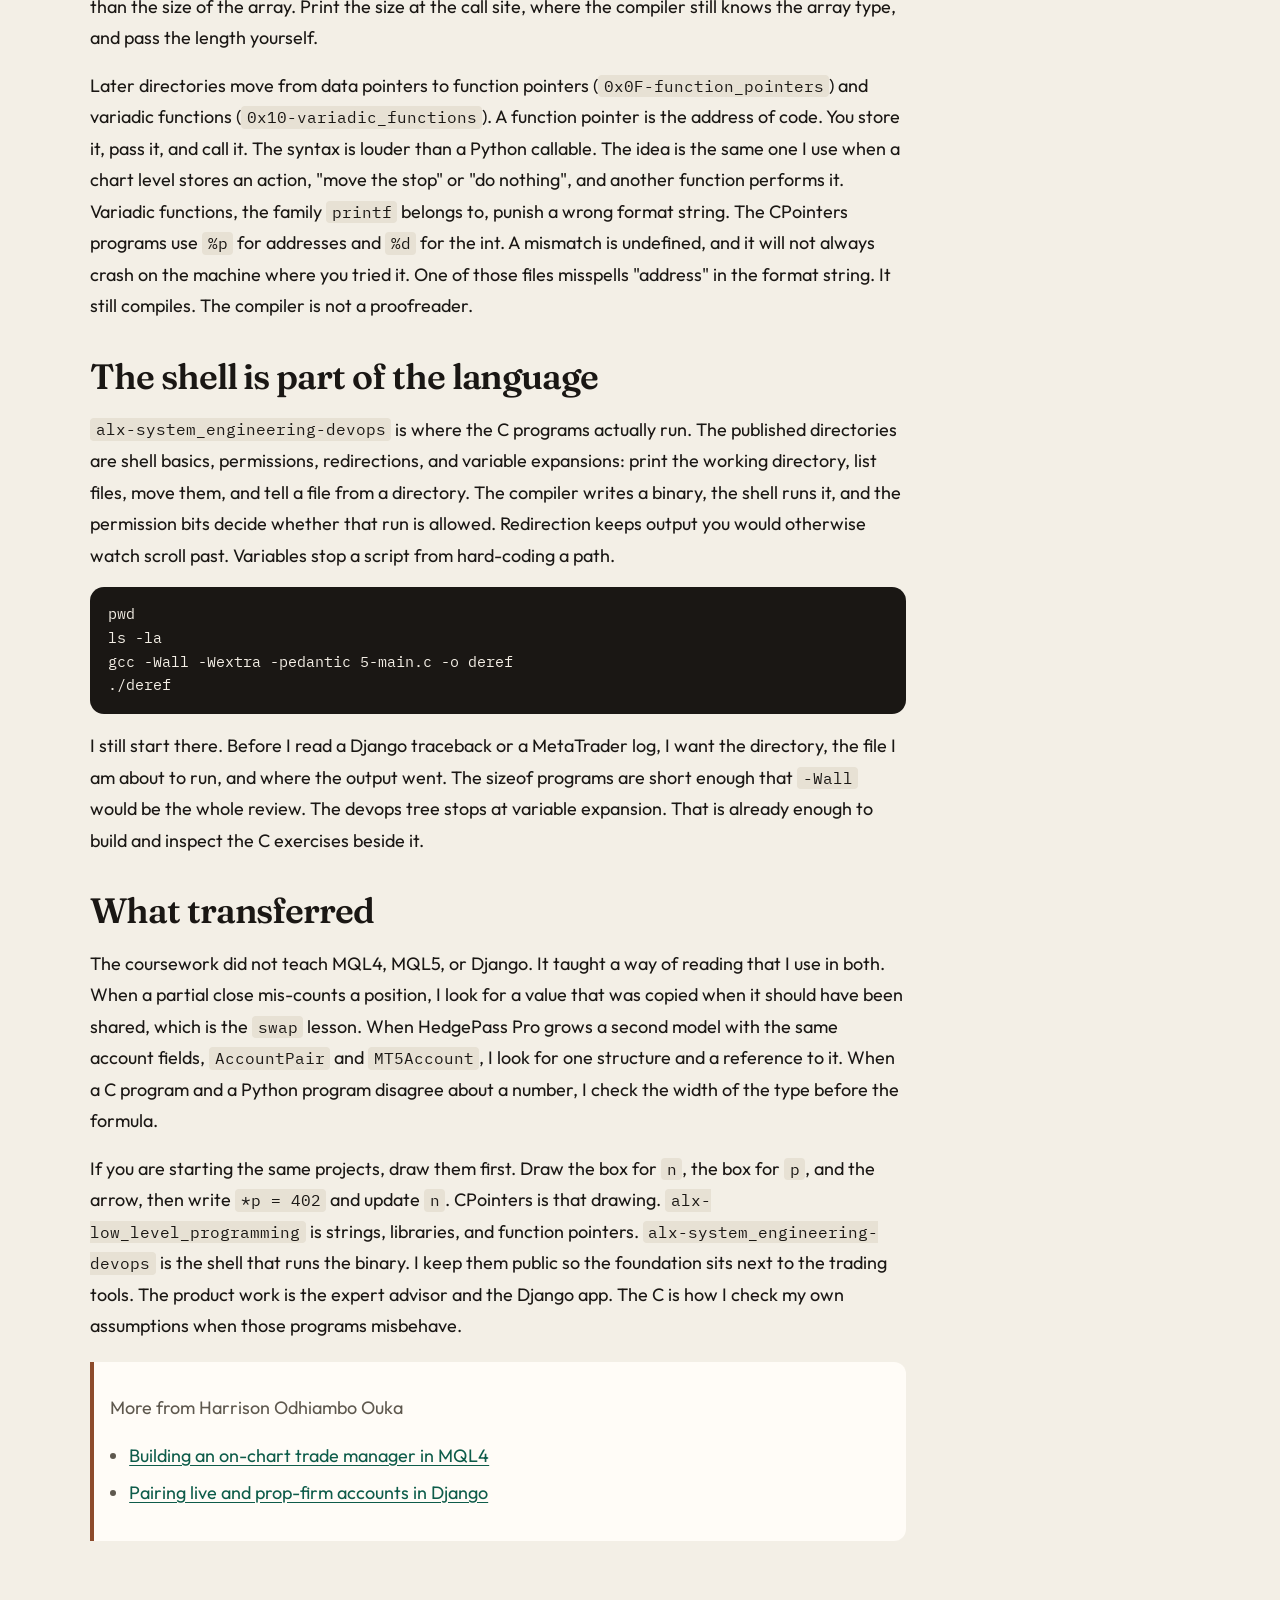
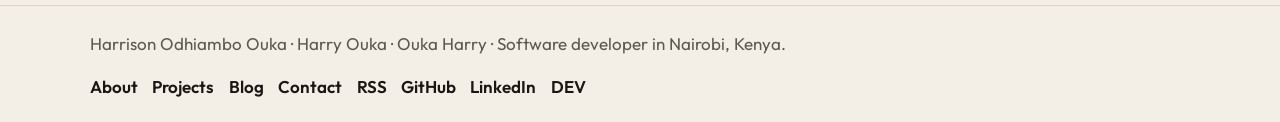
<file: blog/c-pointers-and-the-shell/index.html>
<!DOCTYPE html>
<html lang="en" class="no-js">
<head>
  <meta charset="utf-8" />
  <meta name="viewport" content="width=device-width, initial-scale=1" />
  <script>
    (function () {
      try {
        var stored = localStorage.getItem("theme");
        var theme = stored || (window.matchMedia("(prefers-color-scheme: dark)").matches ? "dark" : "light");
        document.documentElement.setAttribute("data-theme", theme);
      } catch (err) {
        document.documentElement.setAttribute("data-theme", "light");
      }
      document.documentElement.classList.remove("no-js");
      document.documentElement.classList.add("js");
    })();
  </script>
  <title>C Pointers and the Shell · Harrison Odhiambo Ouka, Software Developer</title>
  <meta name="description" content="Software developer Harrison Odhiambo Ouka on his public ALX coursework: C pointers, arrays, function pointers, and the Unix shell commands that run the programs." />
  <meta name="author" content="Harrison Odhiambo Ouka" />
  <meta name="robots" content="index,follow,max-image-preview:large" />
  <meta name="theme-color" content="#f3efe6" />
  <link rel="canonical" href="https://oukaharry.github.io/blog/c-pointers-and-the-shell/" />
  <link rel="alternate" hreflang="en" href="https://oukaharry.github.io/blog/c-pointers-and-the-shell/" />
  <link rel="alternate" type="application/rss+xml" title="Harrison Odhiambo Ouka — RSS" href="https://oukaharry.github.io/feed.xml" />
  <link rel="alternate" type="application/atom+xml" title="Harrison Odhiambo Ouka — Atom" href="https://oukaharry.github.io/atom.xml" />
  <link rel="me" href="https://github.com/Oukaharry" />
  <link rel="me" href="https://www.linkedin.com/in/harrisonouka/" />
  <link rel="me" href="https://dev.to/harrisonouka" />
  <meta property="og:site_name" content="Harrison Odhiambo Ouka" />
  <meta property="og:locale" content="en_KE" />
  <meta property="og:type" content="article" />
  <meta property="og:title" content="C Pointers and the Shell · Harrison Odhiambo Ouka, Software Developer" />
  <meta property="og:description" content="Software developer Harrison Odhiambo Ouka on his public ALX coursework: C pointers, arrays, function pointers, and the Unix shell commands that run the programs." />
  <meta property="og:url" content="https://oukaharry.github.io/blog/c-pointers-and-the-shell/" />
  <meta property="og:image" content="https://oukaharry.github.io/assets/og.png" />
  <meta property="og:image:width" content="1200" />
  <meta property="og:image:height" content="630" />
  <meta property="og:image:alt" content="Harrison Odhiambo Ouka, software developer in Nairobi, also known as Harry Ouka and Ouka Harry." />
  <meta name="twitter:card" content="summary_large_image" />
  <meta name="twitter:title" content="C Pointers and the Shell · Harrison Odhiambo Ouka, Software Developer" />
  <meta name="twitter:description" content="Software developer Harrison Odhiambo Ouka on his public ALX coursework: C pointers, arrays, function pointers, and the Unix shell commands that run the programs." />
  <meta name="twitter:image" content="https://oukaharry.github.io/assets/og.png" />
  <meta name="twitter:image:alt" content="Harrison Odhiambo Ouka, software developer in Nairobi, also known as Harry Ouka and Ouka Harry." />
  <!-- Google Search Console token: /config/search-console.txt -->
  <meta name="google-site-verification" content="8lw6pYyqUgJvPbNAnO6JrAWLmzO_mtM9JjmYScOlRK0" />
  <link rel="icon" href="/assets/favicon.svg" type="image/svg+xml" />
  <link rel="icon" href="/assets/favicon-32.png" type="image/png" sizes="32x32" />
  <link rel="apple-touch-icon" href="/assets/apple-touch-icon.png" />
  <link rel="manifest" href="/site.webmanifest" />
  <link rel="stylesheet" href="/css/styles.css" />
  <meta property="article:published_time" content="2026-11-12" />
  <meta property="article:modified_time" content="2026-11-12" />
  <meta property="article:author" content="Harrison Odhiambo Ouka" />
  <script type="application/ld+json">
{
  "@context": "https://schema.org",
  "@graph": [
    {
      "@type": "Person",
      "@id": "https://oukaharry.github.io/#person",
      "name": "Harrison Odhiambo Ouka",
      "alternateName": [
        "Harry Ouka",
        "Ouka Harry",
        "Harrison Ouka"
      ],
      "jobTitle": "Software Developer",
      "url": "https://oukaharry.github.io/",
      "email": "harryodhiambo17@gmail.com",
      "image": "https://oukaharry.github.io/assets/og.png",
      "address": {
        "@type": "PostalAddress",
        "addressLocality": "Nairobi",
        "addressCountry": "KE"
      },
      "alumniOf": {
        "@type": "CollegeOrUniversity",
        "name": "The Catholic University of Eastern Africa"
      },
      "hasCredential": {
        "@type": "EducationalOccupationalCredential",
        "credentialCategory": "degree",
        "name": "BSc Computer Science",
        "description": "2017–2021",
        "recognizedBy": {
          "@type": "CollegeOrUniversity",
          "name": "The Catholic University of Eastern Africa"
        }
      },
      "worksFor": {
        "@type": "Organization",
        "name": "blueedgefinancial.com",
        "url": "https://blueedgefinancial.com/"
      },
      "hasOccupation": [
        {
          "@type": "Occupation",
          "name": "Software Developer",
          "description": "Software Developer at blueedgefinancial.com since September 2020"
        },
        {
          "@type": "Occupation",
          "name": "Foreign Exchange Consultant",
          "description": "Freelance"
        }
      ],
      "sameAs": [
        "https://github.com/Oukaharry",
        "https://www.linkedin.com/in/harrisonouka/",
        "https://dev.to/harrisonouka",
        "https://www.mql5.com/en/users/_mrharry",
        "https://www.mql5.com/en/users/_harrison"
      ]
    },
    {
      "@type": "BlogPosting",
      "@id": "https://oukaharry.github.io/blog/c-pointers-and-the-shell/#post",
      "headline": "What C pointers and the shell are for",
      "description": "Software developer Harrison Odhiambo Ouka on his public ALX coursework: C pointers, arrays, function pointers, and the Unix shell commands that run the programs.",
      "datePublished": "2026-11-12",
      "dateModified": "2026-11-12",
      "wordCount": 975,
      "inLanguage": "en",
      "mainEntityOfPage": "https://oukaharry.github.io/blog/c-pointers-and-the-shell/",
      "url": "https://oukaharry.github.io/blog/c-pointers-and-the-shell/",
      "image": "https://oukaharry.github.io/assets/og.png",
      "author": {
        "@id": "https://oukaharry.github.io/#person"
      },
      "publisher": {
        "@id": "https://oukaharry.github.io/#person"
      }
    }
  ]
}
  </script>
</head>
<body>
  <a class="skip-link" href="#content">Skip to content</a>
  <header class="site-header">
    <div class="wrap header-inner">
      <a class="brand" href="/">
        <svg xmlns="http://www.w3.org/2000/svg" viewBox="0 0 64 64" role="img" aria-label="HO, initials of Harrison Odhiambo Ouka" width="36" height="36">
  <rect width="64" height="64" rx="14" fill="#0e5c4a"/>
  <path fill="#f4efe6" d="M14 16h6.2v12.2h11.2V16H38v32h-6.6V34.4H20.2V48H14V16z"/>
  <circle cx="48" cy="32" r="8.2" fill="none" stroke="#f4efe6" stroke-width="4.2"/>
</svg>
        <span class="brand-text">Harrison Ouka<small>Software Developer</small></span>
      </a>
      <button class="nav-toggle" type="button" data-nav-toggle aria-expanded="false" aria-controls="site-nav" aria-label="Open menu"><span class="menu-closed">Menu</span><span class="menu-open">Close</span></button>
      <nav class="site-nav" id="site-nav" data-nav aria-label="Primary">
        <a href="/">Home</a>
        <a href="/about/">About</a>
        <a href="/projects/">Projects</a>
        <a href="/blog/">Blog</a>
        <a href="/contact/">Contact</a>
      </nav>
      <div class="header-actions">
        <button class="theme-toggle" type="button" data-theme-toggle aria-pressed="false" aria-label="Switch to dark theme">
          <span class="when-light">Dark</span>
          <span class="when-dark">Light</span>
        </button>
      </div>
    </div>
  </header>
  <main id="content" tabindex="-1">
    <div class="wrap">
      <article class="prose">
        <header class="page-intro">
          <p class="kicker">Notes</p>
          <h1>What C pointers and the shell are for</h1>
          <p class="byline">By <a href="/about/">Harrison Odhiambo Ouka</a> · <time datetime="2026-11-12">12 November 2026</time> · 4 min read</p>
        </header>
        <p>I went through the ALX software engineering coursework in public. The repositories are still on my GitHub: <a href="https://github.com/Oukaharry/alx-low_level_programming">alx-low_level_programming</a> for C, <a href="https://github.com/Oukaharry/alx-system_engineering-devops">alx-system_engineering-devops</a> for the shell, and <a href="https://github.com/Oukaharry/CPointers">CPointers</a> for the pointer exercises on their own. <a href="https://github.com/Oukaharry/alx-pre_course">alx-pre_course</a> and <a href="https://github.com/Oukaharry/alx-zero_day">alx-zero_day</a> say in their descriptions that they were my first repositories as an ALX student. None of this is a product. It is the layer under the products. I am a software developer who spends most of the time in MQL4 and Python, and both hide memory. C does not, which is why I keep the exercises next to the trading tools.</p>

<h2>An address is not the value</h2>

<p>The first CPointers program prints <code>sizeof(char)</code>, <code>sizeof(int)</code>, <code>sizeof(float)</code>, and <code>sizeof</code> a local <code>int</code>. Those numbers depend on the machine. The next program declares <code>int *p</code> and prints <code>sizeof(p)</code>. A pointer has a fixed width because it stores an address, not the object. A pointer to a char and a pointer to a large struct are the same size. The things they point at are not. Mixing the two up is how a buffer gets allocated too small.</p>

<p>The following program sets an <code>int n</code> to 98 and a pointer <code>p</code> to <code>&amp;n</code>, then prints both addresses. They match. <code>p</code> does not contain 98. It contains the location where 98 is stored. The program after that writes through the pointer.</p>

<pre><code>int n;
int *p;

n = 98;
p = &amp;n;
*p = 402; /* n is now 402 */</code></pre>

<p>That is the mechanism behind every later exercise that has to hand back more than one result. C can return a single value, or it can take a pointer and let the function write into the caller's variable. The same idea is in <code>0x05-pointers_arrays_strings</code> in the low-level repository. <code>reset_to_98</code> takes an <code>int</code> pointer and writes 98 through it. <code>swap</code> exchanges two integers by pointer, because a function that received them by value would exchange its own copies and leave the caller alone.</p>

<p>A C string is a pointer to the first character, with a zero byte somewhere after it. <code>strlen</code> walks until that byte. <code>strcpy</code> writes through the destination pointer. <code>print_rev</code> only makes sense if you can move a pointer and you also know the length. The length and the address are different facts. The header in that project, <code>holberton.h</code>, collects the declarations, and each <code>.c</code> file does one job. I still want that split when a file gets large. The trade-manager advisor is one translation unit, and placing an order, drawing a line, and closing a slice are easier to check when they are not the same function.</p>

<h2>Arrays decay, and function pointers are addresses</h2>

<p>An array name in an expression is the address of the first element. That is why you can pass an array to a function written for a pointer, and why <code>sizeof</code> on the parameter is the size of a pointer rather than the size of the array. Print the size at the call site, where the compiler still knows the array type, and pass the length yourself.</p>

<p>Later directories move from data pointers to function pointers (<code>0x0F-function_pointers</code>) and variadic functions (<code>0x10-variadic_functions</code>). A function pointer is the address of code. You store it, pass it, and call it. The syntax is louder than a Python callable. The idea is the same one I use when a chart level stores an action, "move the stop" or "do nothing", and another function performs it. Variadic functions, the family <code>printf</code> belongs to, punish a wrong format string. The CPointers programs use <code>%p</code> for addresses and <code>%d</code> for the int. A mismatch is undefined, and it will not always crash on the machine where you tried it. One of those files misspells "address" in the format string. It still compiles. The compiler is not a proofreader.</p>

<h2>The shell is part of the language</h2>

<p><code>alx-system_engineering-devops</code> is where the C programs actually run. The published directories are shell basics, permissions, redirections, and variable expansions: print the working directory, list files, move them, and tell a file from a directory. The compiler writes a binary, the shell runs it, and the permission bits decide whether that run is allowed. Redirection keeps output you would otherwise watch scroll past. Variables stop a script from hard-coding a path.</p>

<pre><code>pwd
ls -la
gcc -Wall -Wextra -pedantic 5-main.c -o deref
./deref</code></pre>

<p>I still start there. Before I read a Django traceback or a MetaTrader log, I want the directory, the file I am about to run, and where the output went. The sizeof programs are short enough that <code>-Wall</code> would be the whole review. The devops tree stops at variable expansion. That is already enough to build and inspect the C exercises beside it.</p>

<h2>What transferred</h2>

<p>The coursework did not teach MQL4, MQL5, or Django. It taught a way of reading that I use in both. When a partial close mis-counts a position, I look for a value that was copied when it should have been shared, which is the <code>swap</code> lesson. When HedgePass Pro grows a second model with the same account fields, <code>AccountPair</code> and <code>MT5Account</code>, I look for one structure and a reference to it. When a C program and a Python program disagree about a number, I check the width of the type before the formula.</p>

<p>If you are starting the same projects, draw them first. Draw the box for <code>n</code>, the box for <code>p</code>, and the arrow, then write <code>*p = 402</code> and update <code>n</code>. CPointers is that drawing. <code>alx-low_level_programming</code> is strings, libraries, and function pointers. <code>alx-system_engineering-devops</code> is the shell that runs the binary. I keep them public so the foundation sits next to the trading tools. The product work is the expert advisor and the Django app. The C is how I check my own assumptions when those programs misbehave.</p>
        <nav class="note" aria-label="More from the blog">
          <p>More from Harrison Odhiambo Ouka</p>
          <ul>
            <li><a href="/blog/on-chart-trade-manager-mql4/">Building an on-chart trade manager in MQL4</a></li><li><a href="/blog/django-account-pairs/">Pairing live and prop-firm accounts in Django</a></li>
          </ul>
        </nav>
      </article>
    </div>
  </main>
  <footer class="site-footer">
    <div class="wrap footer-inner">
      <p>Harrison Odhiambo Ouka · Harry Ouka · Ouka Harry · Software developer in Nairobi, Kenya.</p>
      <nav class="footer-nav" aria-label="Footer">
        <a href="/about/">About</a>
        <a href="/projects/">Projects</a>
        <a href="/blog/">Blog</a>
        <a href="/contact/">Contact</a>
        <a href="/feed.xml">RSS</a>
        <a href="https://github.com/Oukaharry">GitHub</a>
        <a href="https://www.linkedin.com/in/harrisonouka/">LinkedIn</a>
        <a href="https://dev.to/harrisonouka">DEV</a>
      </nav>
    </div>
  </footer>
  <script src="/js/site.js"></script>
</body>
</html>
</file>
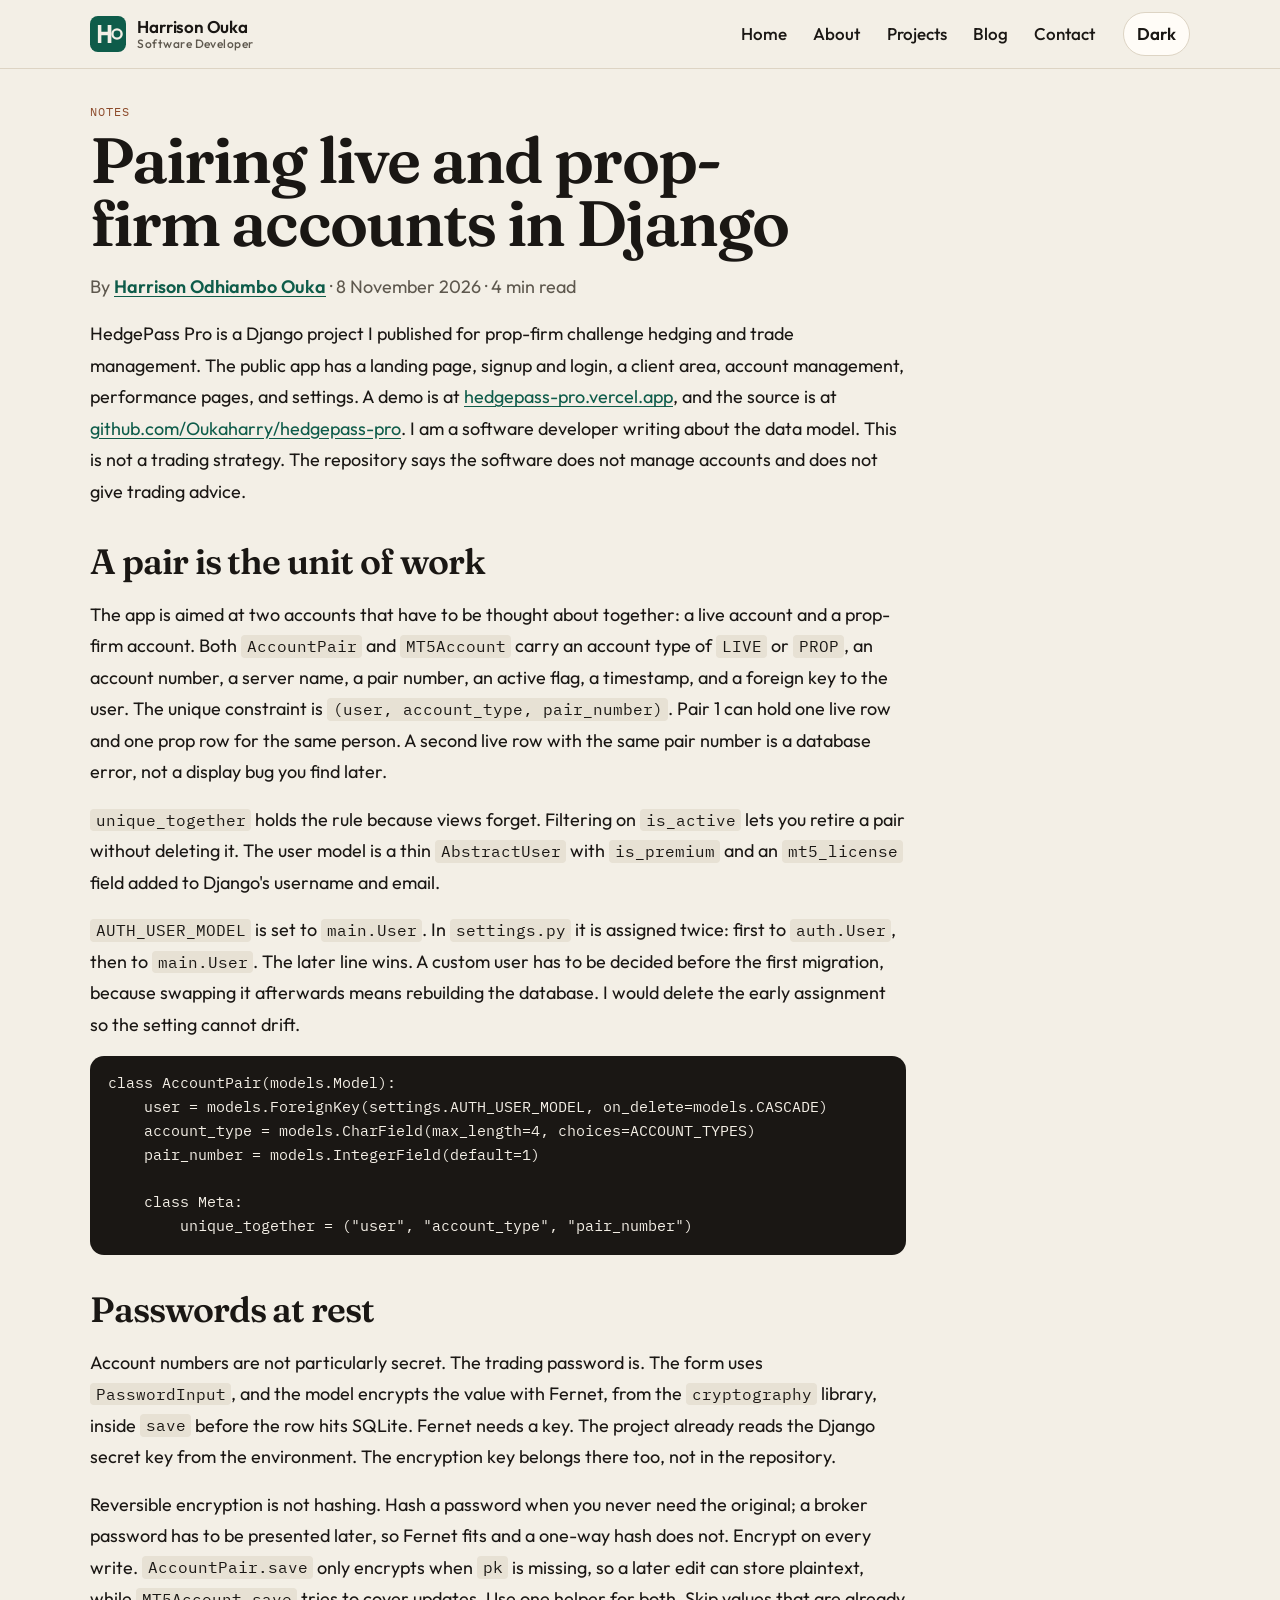
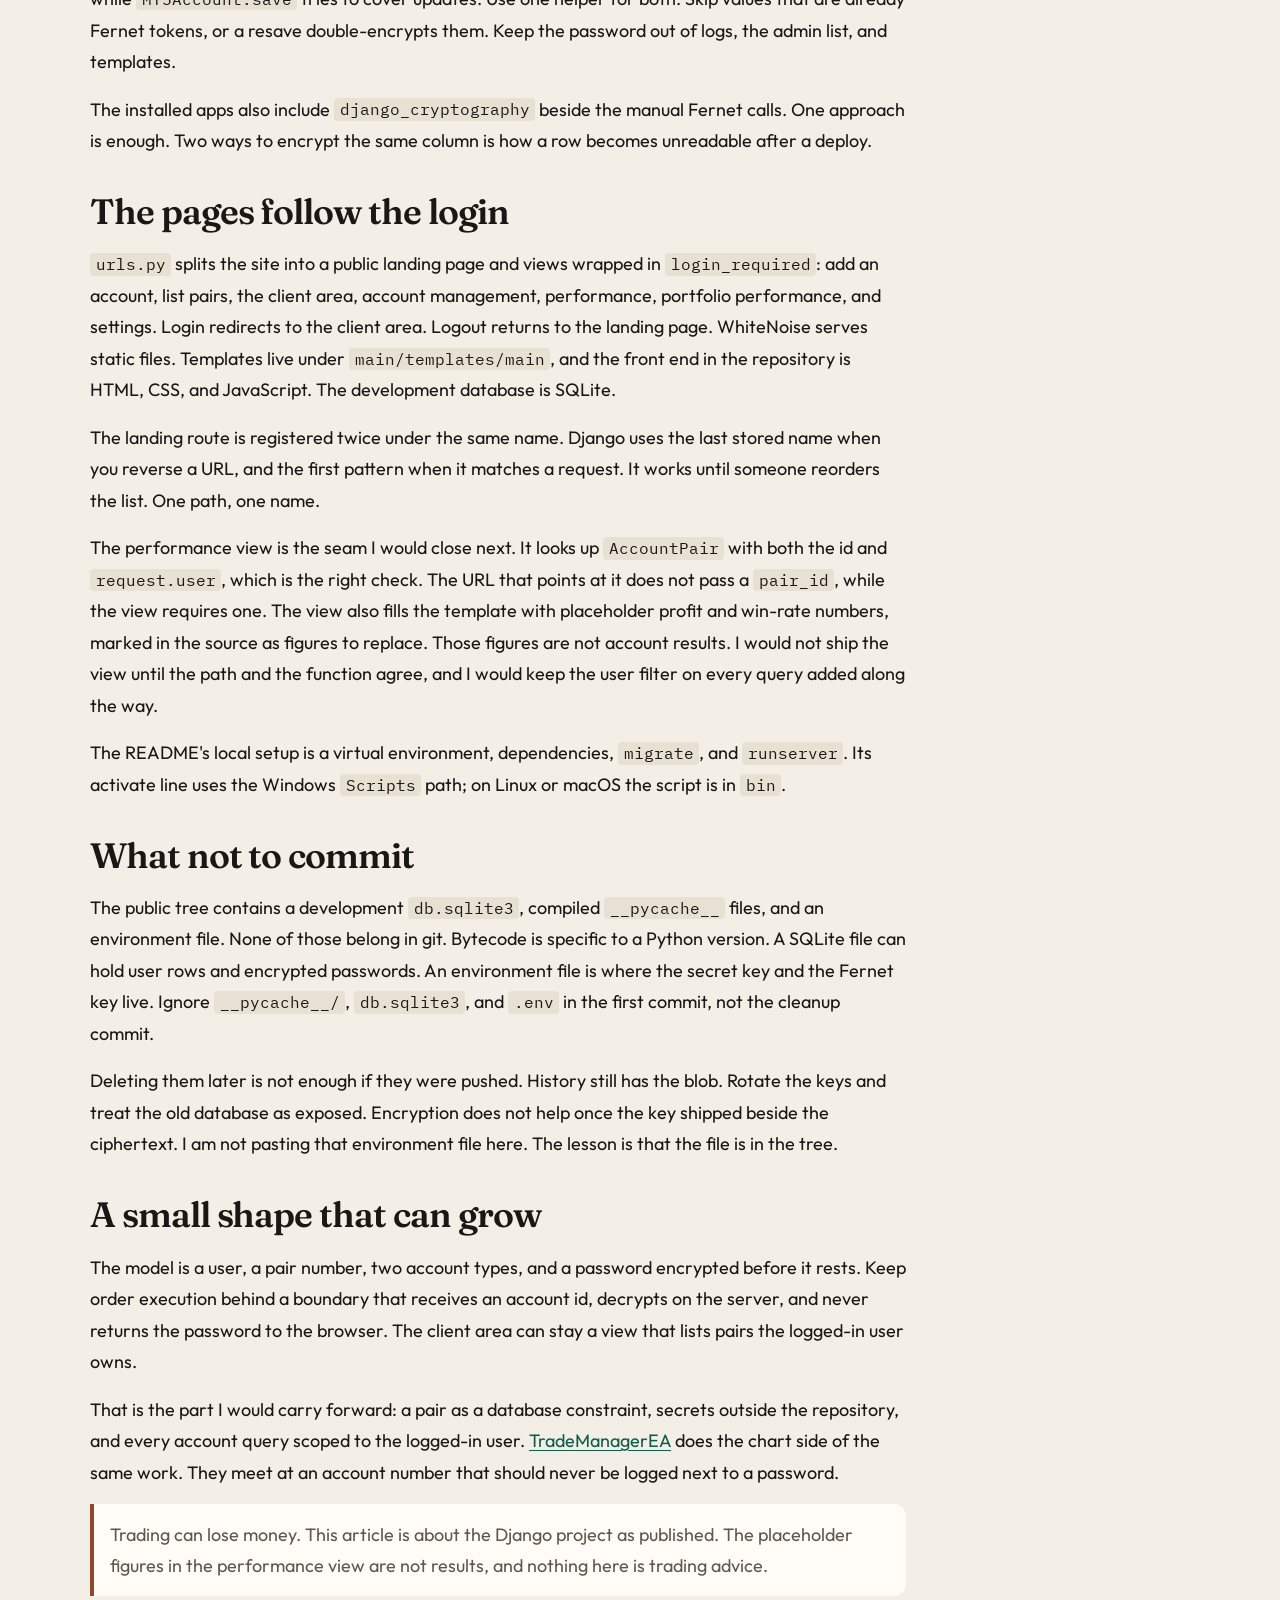
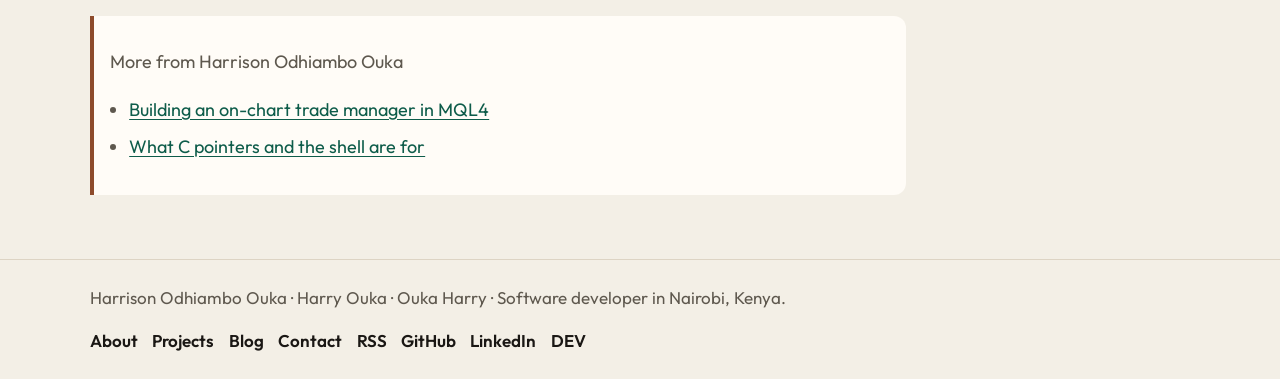
<file: blog/django-account-pairs/index.html>
<!DOCTYPE html>
<html lang="en" class="no-js">
<head>
  <meta charset="utf-8" />
  <meta name="viewport" content="width=device-width, initial-scale=1" />
  <script>
    (function () {
      try {
        var stored = localStorage.getItem("theme");
        var theme = stored || (window.matchMedia("(prefers-color-scheme: dark)").matches ? "dark" : "light");
        document.documentElement.setAttribute("data-theme", theme);
      } catch (err) {
        document.documentElement.setAttribute("data-theme", "light");
      }
      document.documentElement.classList.remove("no-js");
      document.documentElement.classList.add("js");
    })();
  </script>
  <title>Django Account Pairs · Ouka Harry, Software Developer</title>
  <meta name="description" content="Ouka Harry (Harrison Odhiambo Ouka), software developer, on HedgePass Pro: Django models for live and prop accounts, Fernet encryption, and secrets that do not belong in git." />
  <meta name="author" content="Harrison Odhiambo Ouka" />
  <meta name="robots" content="index,follow,max-image-preview:large" />
  <meta name="theme-color" content="#f3efe6" />
  <link rel="canonical" href="https://oukaharry.github.io/blog/django-account-pairs/" />
  <link rel="alternate" hreflang="en" href="https://oukaharry.github.io/blog/django-account-pairs/" />
  <link rel="alternate" type="application/rss+xml" title="Harrison Odhiambo Ouka — RSS" href="https://oukaharry.github.io/feed.xml" />
  <link rel="alternate" type="application/atom+xml" title="Harrison Odhiambo Ouka — Atom" href="https://oukaharry.github.io/atom.xml" />
  <link rel="me" href="https://github.com/Oukaharry" />
  <link rel="me" href="https://www.linkedin.com/in/harrisonouka/" />
  <link rel="me" href="https://dev.to/harrisonouka" />
  <meta property="og:site_name" content="Harrison Odhiambo Ouka" />
  <meta property="og:locale" content="en_KE" />
  <meta property="og:type" content="article" />
  <meta property="og:title" content="Django Account Pairs · Ouka Harry, Software Developer" />
  <meta property="og:description" content="Ouka Harry (Harrison Odhiambo Ouka), software developer, on HedgePass Pro: Django models for live and prop accounts, Fernet encryption, and secrets that do not belong in git." />
  <meta property="og:url" content="https://oukaharry.github.io/blog/django-account-pairs/" />
  <meta property="og:image" content="https://oukaharry.github.io/assets/og.png" />
  <meta property="og:image:width" content="1200" />
  <meta property="og:image:height" content="630" />
  <meta property="og:image:alt" content="Harrison Odhiambo Ouka, software developer in Nairobi, also known as Harry Ouka and Ouka Harry." />
  <meta name="twitter:card" content="summary_large_image" />
  <meta name="twitter:title" content="Django Account Pairs · Ouka Harry, Software Developer" />
  <meta name="twitter:description" content="Ouka Harry (Harrison Odhiambo Ouka), software developer, on HedgePass Pro: Django models for live and prop accounts, Fernet encryption, and secrets that do not belong in git." />
  <meta name="twitter:image" content="https://oukaharry.github.io/assets/og.png" />
  <meta name="twitter:image:alt" content="Harrison Odhiambo Ouka, software developer in Nairobi, also known as Harry Ouka and Ouka Harry." />
  <!-- Google Search Console token: /config/search-console.txt -->
  <meta name="google-site-verification" content="8lw6pYyqUgJvPbNAnO6JrAWLmzO_mtM9JjmYScOlRK0" />
  <link rel="icon" href="/assets/favicon.svg" type="image/svg+xml" />
  <link rel="icon" href="/assets/favicon-32.png" type="image/png" sizes="32x32" />
  <link rel="apple-touch-icon" href="/assets/apple-touch-icon.png" />
  <link rel="manifest" href="/site.webmanifest" />
  <link rel="stylesheet" href="/css/styles.css" />
  <meta property="article:published_time" content="2026-11-08" />
  <meta property="article:modified_time" content="2026-11-12" />
  <meta property="article:author" content="Harrison Odhiambo Ouka" />
  <script type="application/ld+json">
{
  "@context": "https://schema.org",
  "@graph": [
    {
      "@type": "Person",
      "@id": "https://oukaharry.github.io/#person",
      "name": "Harrison Odhiambo Ouka",
      "alternateName": [
        "Harry Ouka",
        "Ouka Harry",
        "Harrison Ouka"
      ],
      "jobTitle": "Software Developer",
      "url": "https://oukaharry.github.io/",
      "email": "harryodhiambo17@gmail.com",
      "image": "https://oukaharry.github.io/assets/og.png",
      "address": {
        "@type": "PostalAddress",
        "addressLocality": "Nairobi",
        "addressCountry": "KE"
      },
      "alumniOf": {
        "@type": "CollegeOrUniversity",
        "name": "The Catholic University of Eastern Africa"
      },
      "hasCredential": {
        "@type": "EducationalOccupationalCredential",
        "credentialCategory": "degree",
        "name": "BSc Computer Science",
        "description": "2017–2021",
        "recognizedBy": {
          "@type": "CollegeOrUniversity",
          "name": "The Catholic University of Eastern Africa"
        }
      },
      "worksFor": {
        "@type": "Organization",
        "name": "blueedgefinancial.com",
        "url": "https://blueedgefinancial.com/"
      },
      "hasOccupation": [
        {
          "@type": "Occupation",
          "name": "Software Developer",
          "description": "Software Developer at blueedgefinancial.com since September 2020"
        },
        {
          "@type": "Occupation",
          "name": "Foreign Exchange Consultant",
          "description": "Freelance"
        }
      ],
      "sameAs": [
        "https://github.com/Oukaharry",
        "https://www.linkedin.com/in/harrisonouka/",
        "https://dev.to/harrisonouka",
        "https://www.mql5.com/en/users/_mrharry",
        "https://www.mql5.com/en/users/_harrison"
      ]
    },
    {
      "@type": "BlogPosting",
      "@id": "https://oukaharry.github.io/blog/django-account-pairs/#post",
      "headline": "Pairing live and prop-firm accounts in Django",
      "description": "Ouka Harry (Harrison Odhiambo Ouka), software developer, on HedgePass Pro: Django models for live and prop accounts, Fernet encryption, and secrets that do not belong in git.",
      "datePublished": "2026-11-08",
      "dateModified": "2026-11-12",
      "wordCount": 977,
      "inLanguage": "en",
      "mainEntityOfPage": "https://oukaharry.github.io/blog/django-account-pairs/",
      "url": "https://oukaharry.github.io/blog/django-account-pairs/",
      "image": "https://oukaharry.github.io/assets/og.png",
      "author": {
        "@id": "https://oukaharry.github.io/#person"
      },
      "publisher": {
        "@id": "https://oukaharry.github.io/#person"
      }
    }
  ]
}
  </script>
</head>
<body>
  <a class="skip-link" href="#content">Skip to content</a>
  <header class="site-header">
    <div class="wrap header-inner">
      <a class="brand" href="/">
        <svg xmlns="http://www.w3.org/2000/svg" viewBox="0 0 64 64" role="img" aria-label="HO, initials of Harrison Odhiambo Ouka" width="36" height="36">
  <rect width="64" height="64" rx="14" fill="#0e5c4a"/>
  <path fill="#f4efe6" d="M14 16h6.2v12.2h11.2V16H38v32h-6.6V34.4H20.2V48H14V16z"/>
  <circle cx="48" cy="32" r="8.2" fill="none" stroke="#f4efe6" stroke-width="4.2"/>
</svg>
        <span class="brand-text">Harrison Ouka<small>Software Developer</small></span>
      </a>
      <button class="nav-toggle" type="button" data-nav-toggle aria-expanded="false" aria-controls="site-nav" aria-label="Open menu"><span class="menu-closed">Menu</span><span class="menu-open">Close</span></button>
      <nav class="site-nav" id="site-nav" data-nav aria-label="Primary">
        <a href="/">Home</a>
        <a href="/about/">About</a>
        <a href="/projects/">Projects</a>
        <a href="/blog/">Blog</a>
        <a href="/contact/">Contact</a>
      </nav>
      <div class="header-actions">
        <button class="theme-toggle" type="button" data-theme-toggle aria-pressed="false" aria-label="Switch to dark theme">
          <span class="when-light">Dark</span>
          <span class="when-dark">Light</span>
        </button>
      </div>
    </div>
  </header>
  <main id="content" tabindex="-1">
    <div class="wrap">
      <article class="prose">
        <header class="page-intro">
          <p class="kicker">Notes</p>
          <h1>Pairing live and prop-firm accounts in Django</h1>
          <p class="byline">By <a href="/about/">Harrison Odhiambo Ouka</a> · <time datetime="2026-11-08">8 November 2026</time> · 4 min read</p>
        </header>
        <p>HedgePass Pro is a Django project I published for prop-firm challenge hedging and trade management. The public app has a landing page, signup and login, a client area, account management, performance pages, and settings. A demo is at <a href="https://hedgepass-pro.vercel.app">hedgepass-pro.vercel.app</a>, and the source is at <a href="https://github.com/Oukaharry/hedgepass-pro">github.com/Oukaharry/hedgepass-pro</a>. I am a software developer writing about the data model. This is not a trading strategy. The repository says the software does not manage accounts and does not give trading advice.</p>

<h2>A pair is the unit of work</h2>

<p>The app is aimed at two accounts that have to be thought about together: a live account and a prop-firm account. Both <code>AccountPair</code> and <code>MT5Account</code> carry an account type of <code>LIVE</code> or <code>PROP</code>, an account number, a server name, a pair number, an active flag, a timestamp, and a foreign key to the user. The unique constraint is <code>(user, account_type, pair_number)</code>. Pair 1 can hold one live row and one prop row for the same person. A second live row with the same pair number is a database error, not a display bug you find later.</p>

<p><code>unique_together</code> holds the rule because views forget. Filtering on <code>is_active</code> lets you retire a pair without deleting it. The user model is a thin <code>AbstractUser</code> with <code>is_premium</code> and an <code>mt5_license</code> field added to Django's username and email.</p>

<p><code>AUTH_USER_MODEL</code> is set to <code>main.User</code>. In <code>settings.py</code> it is assigned twice: first to <code>auth.User</code>, then to <code>main.User</code>. The later line wins. A custom user has to be decided before the first migration, because swapping it afterwards means rebuilding the database. I would delete the early assignment so the setting cannot drift.</p>

<pre><code>class AccountPair(models.Model):
    user = models.ForeignKey(settings.AUTH_USER_MODEL, on_delete=models.CASCADE)
    account_type = models.CharField(max_length=4, choices=ACCOUNT_TYPES)
    pair_number = models.IntegerField(default=1)

    class Meta:
        unique_together = ("user", "account_type", "pair_number")</code></pre>

<h2>Passwords at rest</h2>

<p>Account numbers are not particularly secret. The trading password is. The form uses <code>PasswordInput</code>, and the model encrypts the value with Fernet, from the <code>cryptography</code> library, inside <code>save</code> before the row hits SQLite. Fernet needs a key. The project already reads the Django secret key from the environment. The encryption key belongs there too, not in the repository.</p>

<p>Reversible encryption is not hashing. Hash a password when you never need the original; a broker password has to be presented later, so Fernet fits and a one-way hash does not. Encrypt on every write. <code>AccountPair.save</code> only encrypts when <code>pk</code> is missing, so a later edit can store plaintext, while <code>MT5Account.save</code> tries to cover updates. Use one helper for both. Skip values that are already Fernet tokens, or a resave double-encrypts them. Keep the password out of logs, the admin list, and templates.</p>

<p>The installed apps also include <code>django_cryptography</code> beside the manual Fernet calls. One approach is enough. Two ways to encrypt the same column is how a row becomes unreadable after a deploy.</p>

<h2>The pages follow the login</h2>

<p><code>urls.py</code> splits the site into a public landing page and views wrapped in <code>login_required</code>: add an account, list pairs, the client area, account management, performance, portfolio performance, and settings. Login redirects to the client area. Logout returns to the landing page. WhiteNoise serves static files. Templates live under <code>main/templates/main</code>, and the front end in the repository is HTML, CSS, and JavaScript. The development database is SQLite.</p>

<p>The landing route is registered twice under the same name. Django uses the last stored name when you reverse a URL, and the first pattern when it matches a request. It works until someone reorders the list. One path, one name.</p>

<p>The performance view is the seam I would close next. It looks up <code>AccountPair</code> with both the id and <code>request.user</code>, which is the right check. The URL that points at it does not pass a <code>pair_id</code>, while the view requires one. The view also fills the template with placeholder profit and win-rate numbers, marked in the source as figures to replace. Those figures are not account results. I would not ship the view until the path and the function agree, and I would keep the user filter on every query added along the way.</p>

<p>The README's local setup is a virtual environment, dependencies, <code>migrate</code>, and <code>runserver</code>. Its activate line uses the Windows <code>Scripts</code> path; on Linux or macOS the script is in <code>bin</code>.</p>

<h2>What not to commit</h2>

<p>The public tree contains a development <code>db.sqlite3</code>, compiled <code>__pycache__</code> files, and an environment file. None of those belong in git. Bytecode is specific to a Python version. A SQLite file can hold user rows and encrypted passwords. An environment file is where the secret key and the Fernet key live. Ignore <code>__pycache__/</code>, <code>db.sqlite3</code>, and <code>.env</code> in the first commit, not the cleanup commit.</p>

<p>Deleting them later is not enough if they were pushed. History still has the blob. Rotate the keys and treat the old database as exposed. Encryption does not help once the key shipped beside the ciphertext. I am not pasting that environment file here. The lesson is that the file is in the tree.</p>

<h2>A small shape that can grow</h2>

<p>The model is a user, a pair number, two account types, and a password encrypted before it rests. Keep order execution behind a boundary that receives an account id, decrypts on the server, and never returns the password to the browser. The client area can stay a view that lists pairs the logged-in user owns.</p>

<p>That is the part I would carry forward: a pair as a database constraint, secrets outside the repository, and every account query scoped to the logged-in user. <a href="/blog/on-chart-trade-manager-mql4/">TradeManagerEA</a> does the chart side of the same work. They meet at an account number that should never be logged next to a password.</p>

<p class="note">Trading can lose money. This article is about the Django project as published. The placeholder figures in the performance view are not results, and nothing here is trading advice.</p>
        <nav class="note" aria-label="More from the blog">
          <p>More from Harrison Odhiambo Ouka</p>
          <ul>
            <li><a href="/blog/on-chart-trade-manager-mql4/">Building an on-chart trade manager in MQL4</a></li><li><a href="/blog/c-pointers-and-the-shell/">What C pointers and the shell are for</a></li>
          </ul>
        </nav>
      </article>
    </div>
  </main>
  <footer class="site-footer">
    <div class="wrap footer-inner">
      <p>Harrison Odhiambo Ouka · Harry Ouka · Ouka Harry · Software developer in Nairobi, Kenya.</p>
      <nav class="footer-nav" aria-label="Footer">
        <a href="/about/">About</a>
        <a href="/projects/">Projects</a>
        <a href="/blog/">Blog</a>
        <a href="/contact/">Contact</a>
        <a href="/feed.xml">RSS</a>
        <a href="https://github.com/Oukaharry">GitHub</a>
        <a href="https://www.linkedin.com/in/harrisonouka/">LinkedIn</a>
        <a href="https://dev.to/harrisonouka">DEV</a>
      </nav>
    </div>
  </footer>
  <script src="/js/site.js"></script>
</body>
</html>
</file>
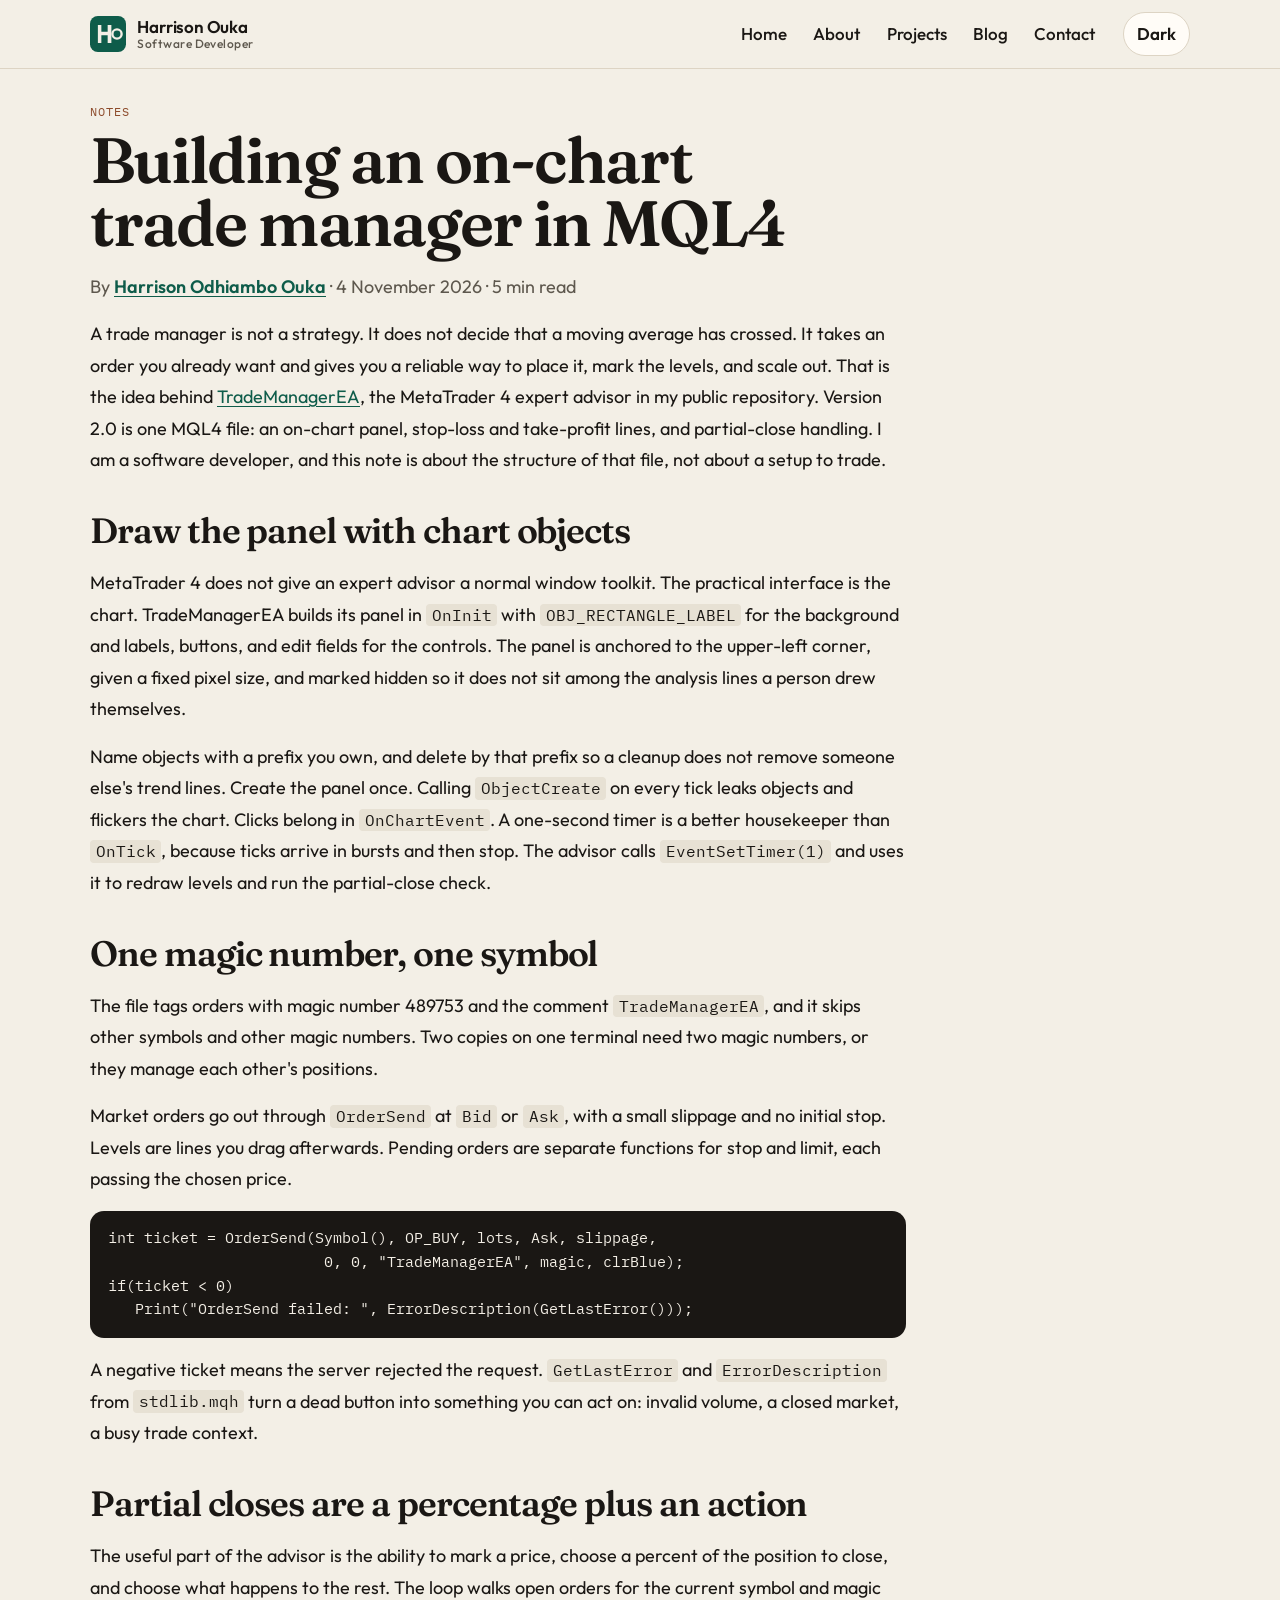
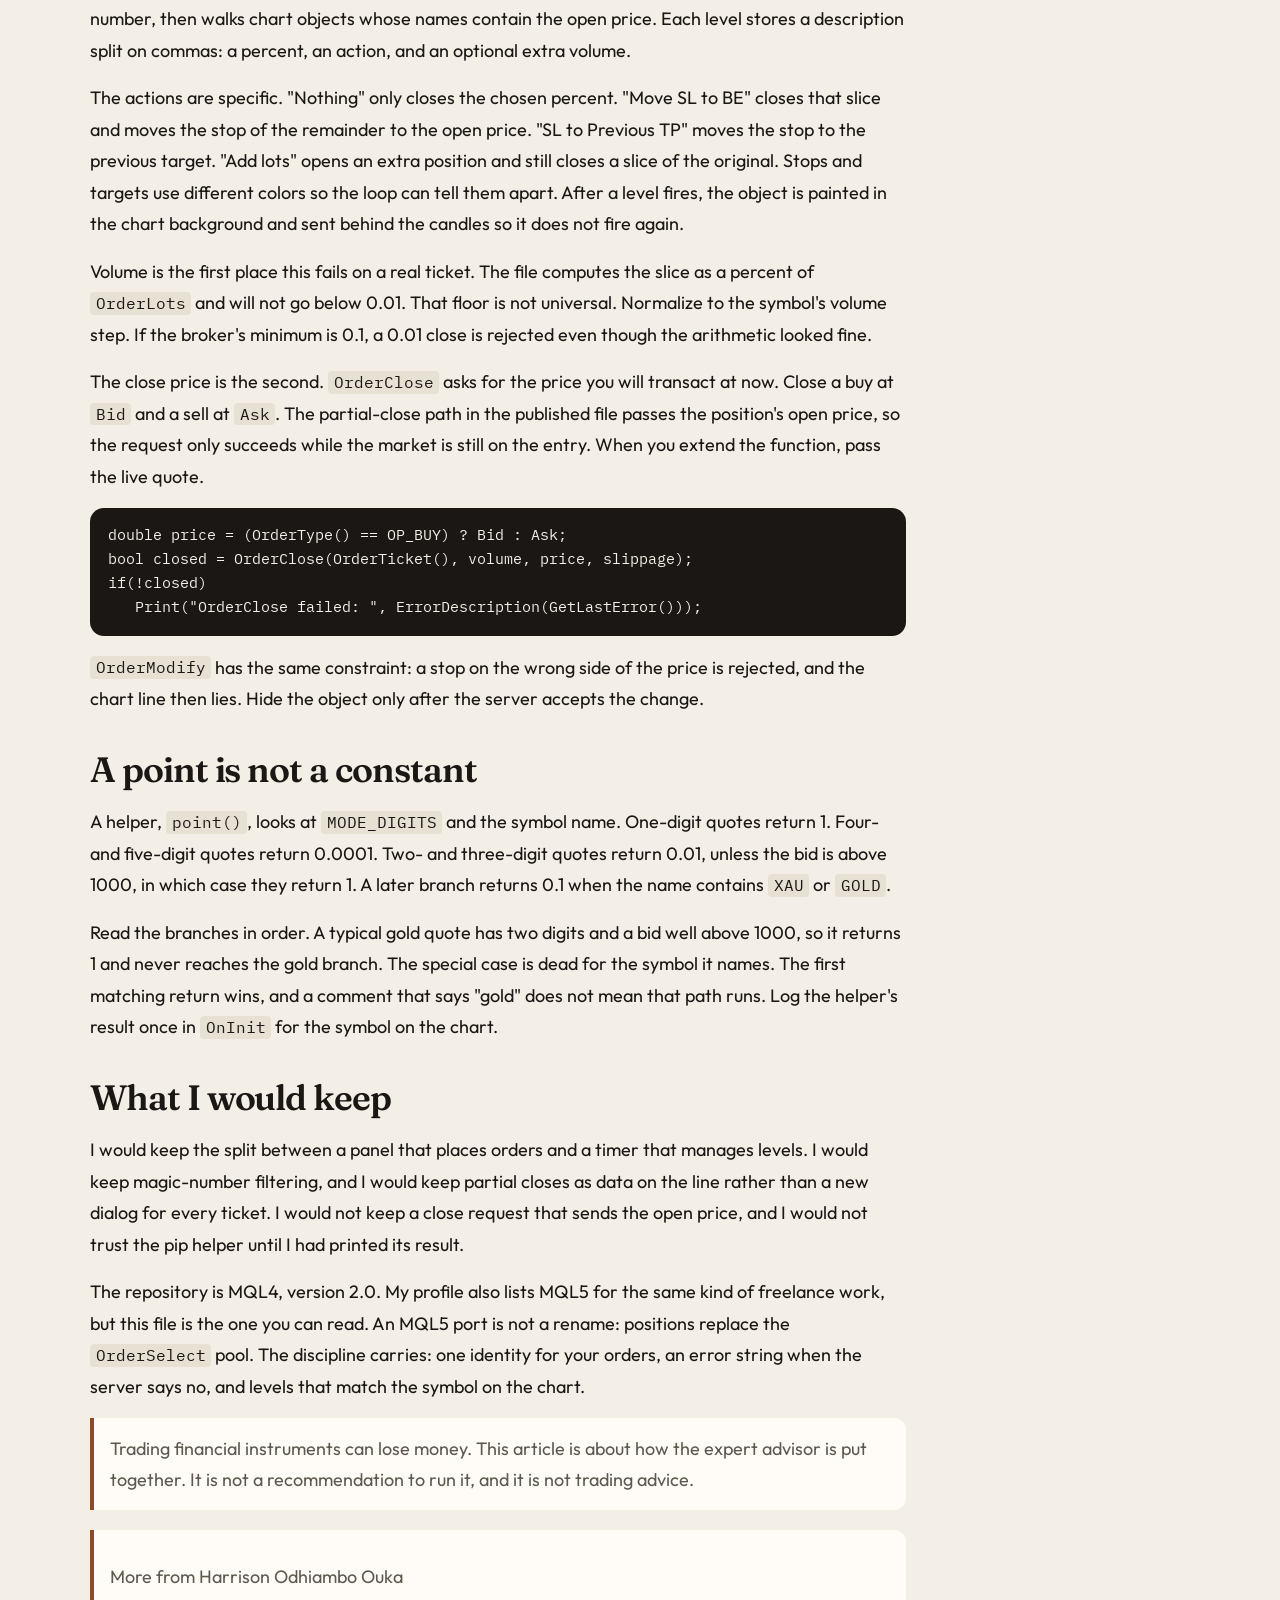
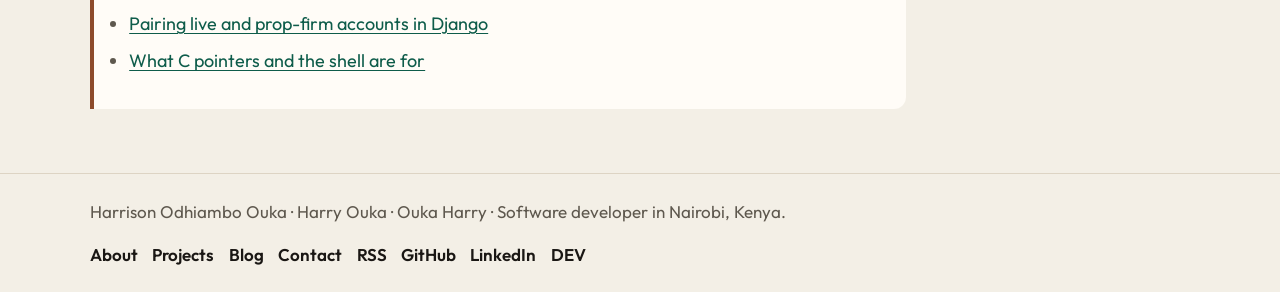
<file: blog/on-chart-trade-manager-mql4/index.html>
<!DOCTYPE html>
<html lang="en" class="no-js">
<head>
  <meta charset="utf-8" />
  <meta name="viewport" content="width=device-width, initial-scale=1" />
  <script>
    (function () {
      try {
        var stored = localStorage.getItem("theme");
        var theme = stored || (window.matchMedia("(prefers-color-scheme: dark)").matches ? "dark" : "light");
        document.documentElement.setAttribute("data-theme", theme);
      } catch (err) {
        document.documentElement.setAttribute("data-theme", "light");
      }
      document.documentElement.classList.remove("no-js");
      document.documentElement.classList.add("js");
    })();
  </script>
  <title>On-Chart MQL4 Trade Managers · Harry Ouka, Software Developer</title>
  <meta name="description" content="Harrison Odhiambo Ouka (Harry Ouka), a software developer, on the structure of TradeManagerEA: chart-object panels, magic numbers, partial closes, and pip sizes in MQL4." />
  <meta name="author" content="Harrison Odhiambo Ouka" />
  <meta name="robots" content="index,follow,max-image-preview:large" />
  <meta name="theme-color" content="#f3efe6" />
  <link rel="canonical" href="https://oukaharry.github.io/blog/on-chart-trade-manager-mql4/" />
  <link rel="alternate" hreflang="en" href="https://oukaharry.github.io/blog/on-chart-trade-manager-mql4/" />
  <link rel="alternate" type="application/rss+xml" title="Harrison Odhiambo Ouka — RSS" href="https://oukaharry.github.io/feed.xml" />
  <link rel="alternate" type="application/atom+xml" title="Harrison Odhiambo Ouka — Atom" href="https://oukaharry.github.io/atom.xml" />
  <link rel="me" href="https://github.com/Oukaharry" />
  <link rel="me" href="https://www.linkedin.com/in/harrisonouka/" />
  <link rel="me" href="https://dev.to/harrisonouka" />
  <meta property="og:site_name" content="Harrison Odhiambo Ouka" />
  <meta property="og:locale" content="en_KE" />
  <meta property="og:type" content="article" />
  <meta property="og:title" content="On-Chart MQL4 Trade Managers · Harry Ouka, Software Developer" />
  <meta property="og:description" content="Harrison Odhiambo Ouka (Harry Ouka), a software developer, on the structure of TradeManagerEA: chart-object panels, magic numbers, partial closes, and pip sizes in MQL4." />
  <meta property="og:url" content="https://oukaharry.github.io/blog/on-chart-trade-manager-mql4/" />
  <meta property="og:image" content="https://oukaharry.github.io/assets/og.png" />
  <meta property="og:image:width" content="1200" />
  <meta property="og:image:height" content="630" />
  <meta property="og:image:alt" content="Harrison Odhiambo Ouka, software developer in Nairobi, also known as Harry Ouka and Ouka Harry." />
  <meta name="twitter:card" content="summary_large_image" />
  <meta name="twitter:title" content="On-Chart MQL4 Trade Managers · Harry Ouka, Software Developer" />
  <meta name="twitter:description" content="Harrison Odhiambo Ouka (Harry Ouka), a software developer, on the structure of TradeManagerEA: chart-object panels, magic numbers, partial closes, and pip sizes in MQL4." />
  <meta name="twitter:image" content="https://oukaharry.github.io/assets/og.png" />
  <meta name="twitter:image:alt" content="Harrison Odhiambo Ouka, software developer in Nairobi, also known as Harry Ouka and Ouka Harry." />
  <!-- Google Search Console token: /config/search-console.txt -->
  <meta name="google-site-verification" content="8lw6pYyqUgJvPbNAnO6JrAWLmzO_mtM9JjmYScOlRK0" />
  <link rel="icon" href="/assets/favicon.svg" type="image/svg+xml" />
  <link rel="icon" href="/assets/favicon-32.png" type="image/png" sizes="32x32" />
  <link rel="apple-touch-icon" href="/assets/apple-touch-icon.png" />
  <link rel="manifest" href="/site.webmanifest" />
  <link rel="stylesheet" href="/css/styles.css" />
  <meta property="article:published_time" content="2026-11-04" />
  <meta property="article:modified_time" content="2026-11-12" />
  <meta property="article:author" content="Harrison Odhiambo Ouka" />
  <script type="application/ld+json">
{
  "@context": "https://schema.org",
  "@graph": [
    {
      "@type": "Person",
      "@id": "https://oukaharry.github.io/#person",
      "name": "Harrison Odhiambo Ouka",
      "alternateName": [
        "Harry Ouka",
        "Ouka Harry",
        "Harrison Ouka"
      ],
      "jobTitle": "Software Developer",
      "url": "https://oukaharry.github.io/",
      "email": "harryodhiambo17@gmail.com",
      "image": "https://oukaharry.github.io/assets/og.png",
      "address": {
        "@type": "PostalAddress",
        "addressLocality": "Nairobi",
        "addressCountry": "KE"
      },
      "alumniOf": {
        "@type": "CollegeOrUniversity",
        "name": "The Catholic University of Eastern Africa"
      },
      "hasCredential": {
        "@type": "EducationalOccupationalCredential",
        "credentialCategory": "degree",
        "name": "BSc Computer Science",
        "description": "2017–2021",
        "recognizedBy": {
          "@type": "CollegeOrUniversity",
          "name": "The Catholic University of Eastern Africa"
        }
      },
      "worksFor": {
        "@type": "Organization",
        "name": "blueedgefinancial.com",
        "url": "https://blueedgefinancial.com/"
      },
      "hasOccupation": [
        {
          "@type": "Occupation",
          "name": "Software Developer",
          "description": "Software Developer at blueedgefinancial.com since September 2020"
        },
        {
          "@type": "Occupation",
          "name": "Foreign Exchange Consultant",
          "description": "Freelance"
        }
      ],
      "sameAs": [
        "https://github.com/Oukaharry",
        "https://www.linkedin.com/in/harrisonouka/",
        "https://dev.to/harrisonouka",
        "https://www.mql5.com/en/users/_mrharry",
        "https://www.mql5.com/en/users/_harrison"
      ]
    },
    {
      "@type": "BlogPosting",
      "@id": "https://oukaharry.github.io/blog/on-chart-trade-manager-mql4/#post",
      "headline": "Building an on-chart trade manager in MQL4",
      "description": "Harrison Odhiambo Ouka (Harry Ouka), a software developer, on the structure of TradeManagerEA: chart-object panels, magic numbers, partial closes, and pip sizes in MQL4.",
      "datePublished": "2026-11-04",
      "dateModified": "2026-11-12",
      "wordCount": 1000,
      "inLanguage": "en",
      "mainEntityOfPage": "https://oukaharry.github.io/blog/on-chart-trade-manager-mql4/",
      "url": "https://oukaharry.github.io/blog/on-chart-trade-manager-mql4/",
      "image": "https://oukaharry.github.io/assets/og.png",
      "author": {
        "@id": "https://oukaharry.github.io/#person"
      },
      "publisher": {
        "@id": "https://oukaharry.github.io/#person"
      }
    }
  ]
}
  </script>
</head>
<body>
  <a class="skip-link" href="#content">Skip to content</a>
  <header class="site-header">
    <div class="wrap header-inner">
      <a class="brand" href="/">
        <svg xmlns="http://www.w3.org/2000/svg" viewBox="0 0 64 64" role="img" aria-label="HO, initials of Harrison Odhiambo Ouka" width="36" height="36">
  <rect width="64" height="64" rx="14" fill="#0e5c4a"/>
  <path fill="#f4efe6" d="M14 16h6.2v12.2h11.2V16H38v32h-6.6V34.4H20.2V48H14V16z"/>
  <circle cx="48" cy="32" r="8.2" fill="none" stroke="#f4efe6" stroke-width="4.2"/>
</svg>
        <span class="brand-text">Harrison Ouka<small>Software Developer</small></span>
      </a>
      <button class="nav-toggle" type="button" data-nav-toggle aria-expanded="false" aria-controls="site-nav" aria-label="Open menu"><span class="menu-closed">Menu</span><span class="menu-open">Close</span></button>
      <nav class="site-nav" id="site-nav" data-nav aria-label="Primary">
        <a href="/">Home</a>
        <a href="/about/">About</a>
        <a href="/projects/">Projects</a>
        <a href="/blog/">Blog</a>
        <a href="/contact/">Contact</a>
      </nav>
      <div class="header-actions">
        <button class="theme-toggle" type="button" data-theme-toggle aria-pressed="false" aria-label="Switch to dark theme">
          <span class="when-light">Dark</span>
          <span class="when-dark">Light</span>
        </button>
      </div>
    </div>
  </header>
  <main id="content" tabindex="-1">
    <div class="wrap">
      <article class="prose">
        <header class="page-intro">
          <p class="kicker">Notes</p>
          <h1>Building an on-chart trade manager in MQL4</h1>
          <p class="byline">By <a href="/about/">Harrison Odhiambo Ouka</a> · <time datetime="2026-11-04">4 November 2026</time> · 5 min read</p>
        </header>
        <p>A trade manager is not a strategy. It does not decide that a moving average has crossed. It takes an order you already want and gives you a reliable way to place it, mark the levels, and scale out. That is the idea behind <a href="https://github.com/Oukaharry/TradeManagerEA">TradeManagerEA</a>, the MetaTrader 4 expert advisor in my public repository. Version 2.0 is one MQL4 file: an on-chart panel, stop-loss and take-profit lines, and partial-close handling. I am a software developer, and this note is about the structure of that file, not about a setup to trade.</p>

<h2>Draw the panel with chart objects</h2>

<p>MetaTrader 4 does not give an expert advisor a normal window toolkit. The practical interface is the chart. TradeManagerEA builds its panel in <code>OnInit</code> with <code>OBJ_RECTANGLE_LABEL</code> for the background and labels, buttons, and edit fields for the controls. The panel is anchored to the upper-left corner, given a fixed pixel size, and marked hidden so it does not sit among the analysis lines a person drew themselves.</p>

<p>Name objects with a prefix you own, and delete by that prefix so a cleanup does not remove someone else's trend lines. Create the panel once. Calling <code>ObjectCreate</code> on every tick leaks objects and flickers the chart. Clicks belong in <code>OnChartEvent</code>. A one-second timer is a better housekeeper than <code>OnTick</code>, because ticks arrive in bursts and then stop. The advisor calls <code>EventSetTimer(1)</code> and uses it to redraw levels and run the partial-close check.</p>

<h2>One magic number, one symbol</h2>

<p>The file tags orders with magic number 489753 and the comment <code>TradeManagerEA</code>, and it skips other symbols and other magic numbers. Two copies on one terminal need two magic numbers, or they manage each other's positions.</p>

<p>Market orders go out through <code>OrderSend</code> at <code>Bid</code> or <code>Ask</code>, with a small slippage and no initial stop. Levels are lines you drag afterwards. Pending orders are separate functions for stop and limit, each passing the chosen price.</p>

<pre><code>int ticket = OrderSend(Symbol(), OP_BUY, lots, Ask, slippage,
                        0, 0, "TradeManagerEA", magic, clrBlue);
if(ticket &lt; 0)
   Print("OrderSend failed: ", ErrorDescription(GetLastError()));</code></pre>

<p>A negative ticket means the server rejected the request. <code>GetLastError</code> and <code>ErrorDescription</code> from <code>stdlib.mqh</code> turn a dead button into something you can act on: invalid volume, a closed market, a busy trade context.</p>

<h2>Partial closes are a percentage plus an action</h2>

<p>The useful part of the advisor is the ability to mark a price, choose a percent of the position to close, and choose what happens to the rest. The loop walks open orders for the current symbol and magic number, then walks chart objects whose names contain the open price. Each level stores a description split on commas: a percent, an action, and an optional extra volume.</p>

<p>The actions are specific. "Nothing" only closes the chosen percent. "Move SL to BE" closes that slice and moves the stop of the remainder to the open price. "SL to Previous TP" moves the stop to the previous target. "Add lots" opens an extra position and still closes a slice of the original. Stops and targets use different colors so the loop can tell them apart. After a level fires, the object is painted in the chart background and sent behind the candles so it does not fire again.</p>

<p>Volume is the first place this fails on a real ticket. The file computes the slice as a percent of <code>OrderLots</code> and will not go below 0.01. That floor is not universal. Normalize to the symbol's volume step. If the broker's minimum is 0.1, a 0.01 close is rejected even though the arithmetic looked fine.</p>

<p>The close price is the second. <code>OrderClose</code> asks for the price you will transact at now. Close a buy at <code>Bid</code> and a sell at <code>Ask</code>. The partial-close path in the published file passes the position's open price, so the request only succeeds while the market is still on the entry. When you extend the function, pass the live quote.</p>

<pre><code>double price = (OrderType() == OP_BUY) ? Bid : Ask;
bool closed = OrderClose(OrderTicket(), volume, price, slippage);
if(!closed)
   Print("OrderClose failed: ", ErrorDescription(GetLastError()));</code></pre>

<p><code>OrderModify</code> has the same constraint: a stop on the wrong side of the price is rejected, and the chart line then lies. Hide the object only after the server accepts the change.</p>

<h2>A point is not a constant</h2>

<p>A helper, <code>point()</code>, looks at <code>MODE_DIGITS</code> and the symbol name. One-digit quotes return 1. Four- and five-digit quotes return 0.0001. Two- and three-digit quotes return 0.01, unless the bid is above 1000, in which case they return 1. A later branch returns 0.1 when the name contains <code>XAU</code> or <code>GOLD</code>.</p>

<p>Read the branches in order. A typical gold quote has two digits and a bid well above 1000, so it returns 1 and never reaches the gold branch. The special case is dead for the symbol it names. The first matching return wins, and a comment that says "gold" does not mean that path runs. Log the helper's result once in <code>OnInit</code> for the symbol on the chart.</p>

<h2>What I would keep</h2>

<p>I would keep the split between a panel that places orders and a timer that manages levels. I would keep magic-number filtering, and I would keep partial closes as data on the line rather than a new dialog for every ticket. I would not keep a close request that sends the open price, and I would not trust the pip helper until I had printed its result.</p>

<p>The repository is MQL4, version 2.0. My profile also lists MQL5 for the same kind of freelance work, but this file is the one you can read. An MQL5 port is not a rename: positions replace the <code>OrderSelect</code> pool. The discipline carries: one identity for your orders, an error string when the server says no, and levels that match the symbol on the chart.</p>

<p class="note">Trading financial instruments can lose money. This article is about how the expert advisor is put together. It is not a recommendation to run it, and it is not trading advice.</p>
        <nav class="note" aria-label="More from the blog">
          <p>More from Harrison Odhiambo Ouka</p>
          <ul>
            <li><a href="/blog/django-account-pairs/">Pairing live and prop-firm accounts in Django</a></li><li><a href="/blog/c-pointers-and-the-shell/">What C pointers and the shell are for</a></li>
          </ul>
        </nav>
      </article>
    </div>
  </main>
  <footer class="site-footer">
    <div class="wrap footer-inner">
      <p>Harrison Odhiambo Ouka · Harry Ouka · Ouka Harry · Software developer in Nairobi, Kenya.</p>
      <nav class="footer-nav" aria-label="Footer">
        <a href="/about/">About</a>
        <a href="/projects/">Projects</a>
        <a href="/blog/">Blog</a>
        <a href="/contact/">Contact</a>
        <a href="/feed.xml">RSS</a>
        <a href="https://github.com/Oukaharry">GitHub</a>
        <a href="https://www.linkedin.com/in/harrisonouka/">LinkedIn</a>
        <a href="https://dev.to/harrisonouka">DEV</a>
      </nav>
    </div>
  </footer>
  <script src="/js/site.js"></script>
</body>
</html>
</file>
<file: css/styles.css>
@font-face {
  font-family: "Fraunces";
  font-style: normal;
  font-weight: 500;
  font-display: swap;
  src: url("/assets/fonts/fraunces-500.woff2") format("woff2");
}

@font-face {
  font-family: "Fraunces";
  font-style: normal;
  font-weight: 600;
  font-display: swap;
  src: url("/assets/fonts/fraunces.woff2") format("woff2");
}

@font-face {
  font-family: "Outfit";
  font-style: normal;
  font-weight: 400;
  font-display: swap;
  src: url("/assets/fonts/outfit.woff2") format("woff2");
}

@font-face {
  font-family: "Outfit";
  font-style: normal;
  font-weight: 500;
  font-display: swap;
  src: url("/assets/fonts/outfit-500.woff2") format("woff2");
}

@font-face {
  font-family: "Outfit";
  font-style: normal;
  font-weight: 600;
  font-display: swap;
  src: url("/assets/fonts/outfit-600.woff2") format("woff2");
}

@font-face {
  font-family: "IBM Plex Mono";
  font-style: normal;
  font-weight: 400;
  font-display: swap;
  src: url("/assets/fonts/plex.woff2") format("woff2");
}

:root {
  color-scheme: light;
  --bg: #f3efe6;
  --bg-2: #e7e1d4;
  --surface: #fffcf7;
  --ink: #1a1714;
  --muted: #5e584e;
  --line: #ddd4c4;
  --accent: #0e5c4a;
  --accent-ink: #f4fbf7;
  --copper: #8d4b2b;
  --focus: #0e5c4a;
  --code-bg: #1a1714;
  --code-ink: #f4efe6;
  --shadow: 0 18px 40px rgba(40, 30, 16, 0.06);
  --serif: "Fraunces", "Iowan Old Style", Palatino, Georgia, serif;
  --sans: "Outfit", "Avenir Next", "Segoe UI", sans-serif;
  --mono: "IBM Plex Mono", ui-monospace, "Cascadia Code", "Source Code Pro", monospace;
  --header: 4.25rem;
}

html[data-theme="dark"] {
  color-scheme: dark;
  --bg: #10120f;
  --bg-2: #232820;
  --surface: #181b16;
  --ink: #f4efe6;
  --muted: #c3bbae;
  --line: #2e332b;
  --accent: #7dceb6;
  --accent-ink: #10211b;
  --copper: #e0a27a;
  --focus: #7dceb6;
  --shadow: 0 18px 40px rgba(0, 0, 0, 0.35);
}

*,
*::before,
*::after {
  box-sizing: border-box;
}

html {
  scroll-behavior: smooth;
}

body {
  margin: 0;
  min-height: 100vh;
  background: var(--bg);
  color: var(--ink);
  font-family: var(--sans);
  font-size: 1.0625rem;
  line-height: 1.6;
  text-rendering: optimizeLegibility;
}

body,
h1,
h2,
h3,
p,
figure,
dl,
dd {
  margin: 0;
}

img,
svg {
  display: block;
  max-width: 100%;
}

a {
  color: var(--accent);
  text-underline-offset: 0.18em;
}

a:hover {
  text-decoration-thickness: 2px;
}

:focus-visible {
  outline: 2px solid var(--focus);
  outline-offset: 3px;
}

::selection {
  background: #0e5c4a;
  color: #f4efe6;
}

html[data-theme="dark"] ::selection {
  background: #7dceb6;
  color: #10211b;
}

.skip-link {
  position: absolute;
  left: 1rem;
  top: -4rem;
  z-index: 20;
  background: var(--accent);
  color: var(--accent-ink);
  padding: 0.6rem 1rem;
  border-radius: 8px;
  text-decoration: none;
}

.skip-link:focus {
  top: 0.75rem;
}

.wrap {
  width: min(1100px, calc(100% - 2rem));
  margin-inline: auto;
}

.site-header {
  position: sticky;
  top: 0;
  z-index: 10;
  background: var(--bg);
  border-bottom: 1px solid var(--line);
}

.header-inner {
  display: flex;
  align-items: center;
  gap: 1rem;
  min-height: var(--header);
}

.brand {
  display: inline-flex;
  align-items: center;
  gap: 0.7rem;
  color: inherit;
  text-decoration: none;
  font-weight: 600;
  letter-spacing: -0.01em;
}

.brand svg {
  width: 2.25rem;
  height: 2.25rem;
  flex: none;
}

.brand-text {
  display: flex;
  flex-direction: column;
  line-height: 1.15;
}

.brand-text small {
  color: var(--muted);
  font-weight: 500;
  font-size: 0.75rem;
  letter-spacing: 0.04em;
}

.site-nav {
  display: flex;
  align-items: center;
  gap: 0.15rem;
  margin-left: auto;
}

.site-nav a {
  color: var(--ink);
  text-decoration: none;
  font-weight: 500;
  padding: 0.7rem 0.75rem;
  min-height: 44px;
  display: inline-flex;
  align-items: center;
  border-radius: 8px;
}

.site-nav a[aria-current="page"] {
  color: var(--accent);
  box-shadow: inset 0 -2px 0 var(--accent);
}

.header-actions {
  display: flex;
  align-items: center;
  gap: 0.4rem;
}

.nav-toggle,
.theme-toggle {
  appearance: none;
  border: 1px solid var(--line);
  background: var(--surface);
  color: var(--ink);
  font: inherit;
  font-weight: 600;
  min-height: 44px;
  min-width: 44px;
  padding: 0.4rem 0.8rem;
  border-radius: 999px;
  cursor: pointer;
}

.nav-toggle {
  display: none;
}

.nav-toggle .menu-open {
  display: none;
}

.nav-toggle[aria-expanded="true"] .menu-closed {
  display: none;
}

.nav-toggle[aria-expanded="true"] .menu-open {
  display: inline;
}

.theme-toggle .when-dark {
  display: none;
}

html[data-theme="dark"] .theme-toggle .when-light {
  display: none;
}

html[data-theme="dark"] .theme-toggle .when-dark {
  display: inline;
}

.nav-toggle:hover,
.theme-toggle:hover,
.button:hover {
  border-color: var(--accent);
}

main {
  padding-bottom: 4rem;
}

.hero {
  display: grid;
  grid-template-columns: minmax(0, 1.6fr) minmax(16rem, 0.9fr);
  gap: 1.5rem;
  margin-top: 1.5rem;
  padding: clamp(1.4rem, 4vw, 2.75rem);
  background:
    linear-gradient(to right, color-mix(in srgb, var(--line) 80%, transparent) 1px, transparent 1px),
    linear-gradient(to bottom, color-mix(in srgb, var(--line) 80%, transparent) 1px, transparent 1px),
    var(--surface);
  background-size: 28px 28px, 28px 28px, auto;
  border: 1px solid var(--line);
  border-left: 6px solid var(--accent);
  border-radius: 20px;
  box-shadow: var(--shadow);
}

.kicker,
.eyebrow {
  font-family: var(--mono);
  font-size: 0.78rem;
  letter-spacing: 0.08em;
  text-transform: uppercase;
  color: var(--copper);
  font-weight: 400;
}

.headline {
  margin-top: 0.7rem;
  font-size: clamp(1.35rem, 2vw, 1.7rem);
  font-weight: 600;
  letter-spacing: -0.02em;
  color: var(--accent);
}

h1,
.h1 {
  font-family: var(--serif);
  font-weight: 600;
  letter-spacing: -0.03em;
  line-height: 0.98;
  font-size: clamp(2.6rem, 6vw, 4.8rem);
}

.hero h1 {
  margin-top: 0.35rem;
  max-width: 11ch;
}

.aliases {
  margin-top: 1rem;
  font-size: 1.125rem;
}

.lede {
  margin-top: 1rem;
  max-width: 42rem;
  color: var(--muted);
  font-size: 1.125rem;
}

.cta {
  display: flex;
  flex-wrap: wrap;
  gap: 0.75rem;
  margin-top: 1.5rem;
}

.button {
  display: inline-flex;
  align-items: center;
  justify-content: center;
  min-height: 44px;
  padding: 0.65rem 1.15rem;
  border-radius: 999px;
  border: 1px solid var(--accent);
  background: var(--accent);
  color: var(--accent-ink);
  text-decoration: none;
  font-weight: 600;
}

.button-ghost {
  background: transparent;
  color: var(--ink);
  border-color: var(--line);
}

.id-card {
  background: color-mix(in srgb, var(--bg) 78%, var(--surface));
  border: 1px solid var(--line);
  border-radius: 16px;
  padding: 1.1rem 1.15rem;
  align-self: end;
}

.id-card div + div {
  margin-top: 0.9rem;
  padding-top: 0.9rem;
  border-top: 1px solid var(--line);
}

.id-card dt {
  font-family: var(--mono);
  font-size: 0.72rem;
  letter-spacing: 0.08em;
  text-transform: uppercase;
  color: var(--muted);
}

.id-card dd {
  margin-top: 0.2rem;
  font-weight: 600;
}

.section {
  margin-top: 3.25rem;
}

.section-head {
  display: flex;
  justify-content: space-between;
  gap: 1rem;
  align-items: baseline;
  margin-bottom: 1rem;
}

h2 {
  font-family: var(--serif);
  font-size: clamp(1.7rem, 3vw, 2.2rem);
  font-weight: 600;
  letter-spacing: -0.03em;
  line-height: 1.15;
}

h3 {
  font-family: var(--serif);
  font-size: 1.45rem;
  font-weight: 600;
  letter-spacing: -0.02em;
  line-height: 1.2;
}

.section-head a {
  font-weight: 600;
  white-space: nowrap;
}

.split {
  display: grid;
  grid-template-columns: repeat(3, minmax(0, 1fr));
  gap: 1rem;
}

.panel {
  background: var(--surface);
  border: 1px solid var(--line);
  border-radius: 16px;
  padding: 1.15rem 1.2rem 1.25rem;
}

.panel p,
.project p,
.post-list p {
  color: var(--muted);
  margin-top: 0.45rem;
}

.cards {
  display: grid;
  grid-template-columns: repeat(auto-fit, minmax(16.5rem, 1fr));
  gap: 1rem;
}

.project {
  display: flex;
  flex-direction: column;
  gap: 0.35rem;
  background: var(--surface);
  border: 1px solid var(--line);
  border-radius: 16px;
  padding: 1.15rem 1.2rem 1.2rem;
  min-height: 100%;
}

.project h3 a {
  color: inherit;
  text-decoration: none;
}

.project h3 a:hover {
  color: var(--accent);
}

.tags {
  display: flex;
  flex-wrap: wrap;
  gap: 0.4rem;
  margin-top: 0.8rem;
  padding: 0;
  list-style: none;
}

.tags li,
.chip {
  font-family: var(--mono);
  font-size: 0.75rem;
  letter-spacing: 0.02em;
  border: 1px solid var(--line);
  border-radius: 999px;
  padding: 0.2rem 0.55rem;
  color: var(--muted);
}

.project .links {
  display: flex;
  flex-wrap: wrap;
  gap: 0.9rem;
  margin-top: auto;
  padding-top: 1rem;
  font-weight: 600;
}

.post-list {
  list-style: none;
  padding: 0;
  margin: 0;
  border-top: 1px solid var(--line);
}

.post-list li {
  display: grid;
  grid-template-columns: 9.5rem minmax(0, 1fr);
  gap: 1rem;
  padding: 1.15rem 0;
  border-bottom: 1px solid var(--line);
}

.post-list time {
  font-family: var(--mono);
  font-size: 0.82rem;
  color: var(--muted);
  padding-top: 0.35rem;
}

.post-list h2,
.post-list h3 {
  font-size: 1.45rem;
}

.post-list a {
  color: inherit;
  text-decoration: none;
}

.post-list a:hover {
  color: var(--accent);
}

.page-intro {
  margin-top: 2rem;
  max-width: 46rem;
}

.page-intro h1 {
  font-size: clamp(2.4rem, 5vw, 4rem);
  margin-top: 0.4rem;
}

.page-intro .lede {
  margin-top: 1rem;
}

.stack-table {
  width: 100%;
  border-collapse: collapse;
  background: var(--surface);
  border: 1px solid var(--line);
  border-radius: 16px;
  overflow: hidden;
}

.stack-table th,
.stack-table td {
  text-align: left;
  padding: 0.8rem 1rem;
  border-bottom: 1px solid var(--line);
  vertical-align: top;
}

.stack-table th {
  font-size: 0.78rem;
  letter-spacing: 0.08em;
  text-transform: uppercase;
  color: var(--muted);
  font-weight: 600;
}

.stack-table tr:last-child td {
  border-bottom: 0;
}

.prose {
  margin-top: 1.5rem;
  max-width: 68ch;
  font-size: 1.125rem;
  line-height: 1.75;
}

.prose p,
.prose ul,
.prose ol,
.prose pre,
.prose h2,
.prose h3 {
  margin-top: 1rem;
}

.prose h2 {
  margin-top: 2.2rem;
}

.prose ul,
.prose ol {
  padding-left: 1.2rem;
}

.prose li + li {
  margin-top: 0.35rem;
}

.prose code {
  font-family: var(--mono);
  font-size: 0.88em;
  background: var(--bg-2);
  padding: 0.08em 0.35em;
  border-radius: 4px;
}

.prose pre {
  background: var(--code-bg);
  color: var(--code-ink);
  padding: 1rem 1.1rem;
  border-radius: 14px;
  overflow: auto;
  line-height: 1.55;
  font-size: 0.92rem;
}

.prose pre code {
  background: transparent;
  color: inherit;
  padding: 0;
  font-size: inherit;
}

.byline {
  margin-top: 1rem;
  color: var(--muted);
}

.byline a {
  font-weight: 600;
}

.note {
  margin-top: 1.25rem;
  padding: 0.9rem 1rem;
  border-left: 4px solid var(--copper);
  background: var(--surface);
  border-radius: 0 12px 12px 0;
  color: var(--muted);
}

.contact-grid {
  display: grid;
  grid-template-columns: minmax(0, 1fr) minmax(0, 1fr);
  gap: 1.25rem;
  margin-top: 1.75rem;
}

.contact-list {
  list-style: none;
  padding: 0;
}

.contact-list li + li {
  margin-top: 0.9rem;
}

.contact-list span {
  display: block;
  font-family: var(--mono);
  font-size: 0.75rem;
  letter-spacing: 0.06em;
  text-transform: uppercase;
  color: var(--muted);
}

form {
  display: grid;
  gap: 0.85rem;
}

label {
  display: grid;
  gap: 0.3rem;
  font-weight: 600;
}

input,
textarea {
  width: 100%;
  font: inherit;
  color: inherit;
  background: var(--bg);
  border: 1px solid var(--line);
  border-radius: 10px;
  padding: 0.7rem 0.8rem;
  min-height: 44px;
}

textarea {
  min-height: 9rem;
  resize: vertical;
}

.form-note,
#form-status {
  color: var(--muted);
  font-size: 0.95rem;
}

.site-footer {
  border-top: 1px solid var(--line);
  padding: 1.5rem 0 2rem;
  color: var(--muted);
}

.footer-inner {
  display: flex;
  flex-wrap: wrap;
  justify-content: space-between;
  gap: 1rem;
}

.footer-nav {
  display: flex;
  flex-wrap: wrap;
  gap: 0.9rem;
}

.footer-nav a {
  color: var(--ink);
  font-weight: 600;
  text-decoration: none;
}

.sr-only {
  position: absolute;
  width: 1px;
  height: 1px;
  padding: 0;
  margin: -1px;
  overflow: hidden;
  clip: rect(0, 0, 0, 0);
  white-space: nowrap;
  border: 0;
}

.also-list {
  margin: 0.5rem 0 0;
  padding-left: 1.1rem;
  color: var(--muted);
}

.also-list li + li {
  margin-top: 0.35rem;
}

@media (max-width: 860px) {
  .hero,
  .split,
  .contact-grid,
  .post-list li {
    grid-template-columns: 1fr;
  }

  .hero h1 {
    max-width: none;
  }

  .js .nav-toggle {
    display: inline-flex;
    margin-left: auto;
  }

  .js .site-nav {
    display: none;
    position: absolute;
    left: 0;
    right: 0;
    top: 100%;
    flex-direction: column;
    align-items: stretch;
    padding: 0.4rem 1rem 1rem;
    background: var(--bg);
    border-bottom: 1px solid var(--line);
  }

  .js .site-nav.is-open {
    display: flex;
    box-shadow: var(--shadow);
  }

  .header-inner {
    flex-wrap: wrap;
  }
}

@media (prefers-reduced-motion: reduce) {
  html {
    scroll-behavior: auto;
  }

  *,
  *::before,
  *::after {
    transition: none !important;
    animation: none !important;
  }
}

@media print {
  .site-header,
  .site-footer,
  .cta,
  .theme-toggle,
  .nav-toggle,
  .skip-link {
    display: none !important;
  }

  body {
    background: #fff;
    color: #000;
  }

  a {
    color: #000;
    text-decoration: underline;
  }

  .hero,
  .panel,
  .project {
    box-shadow: none;
    border-color: #ccc;
  }
}
</file>
